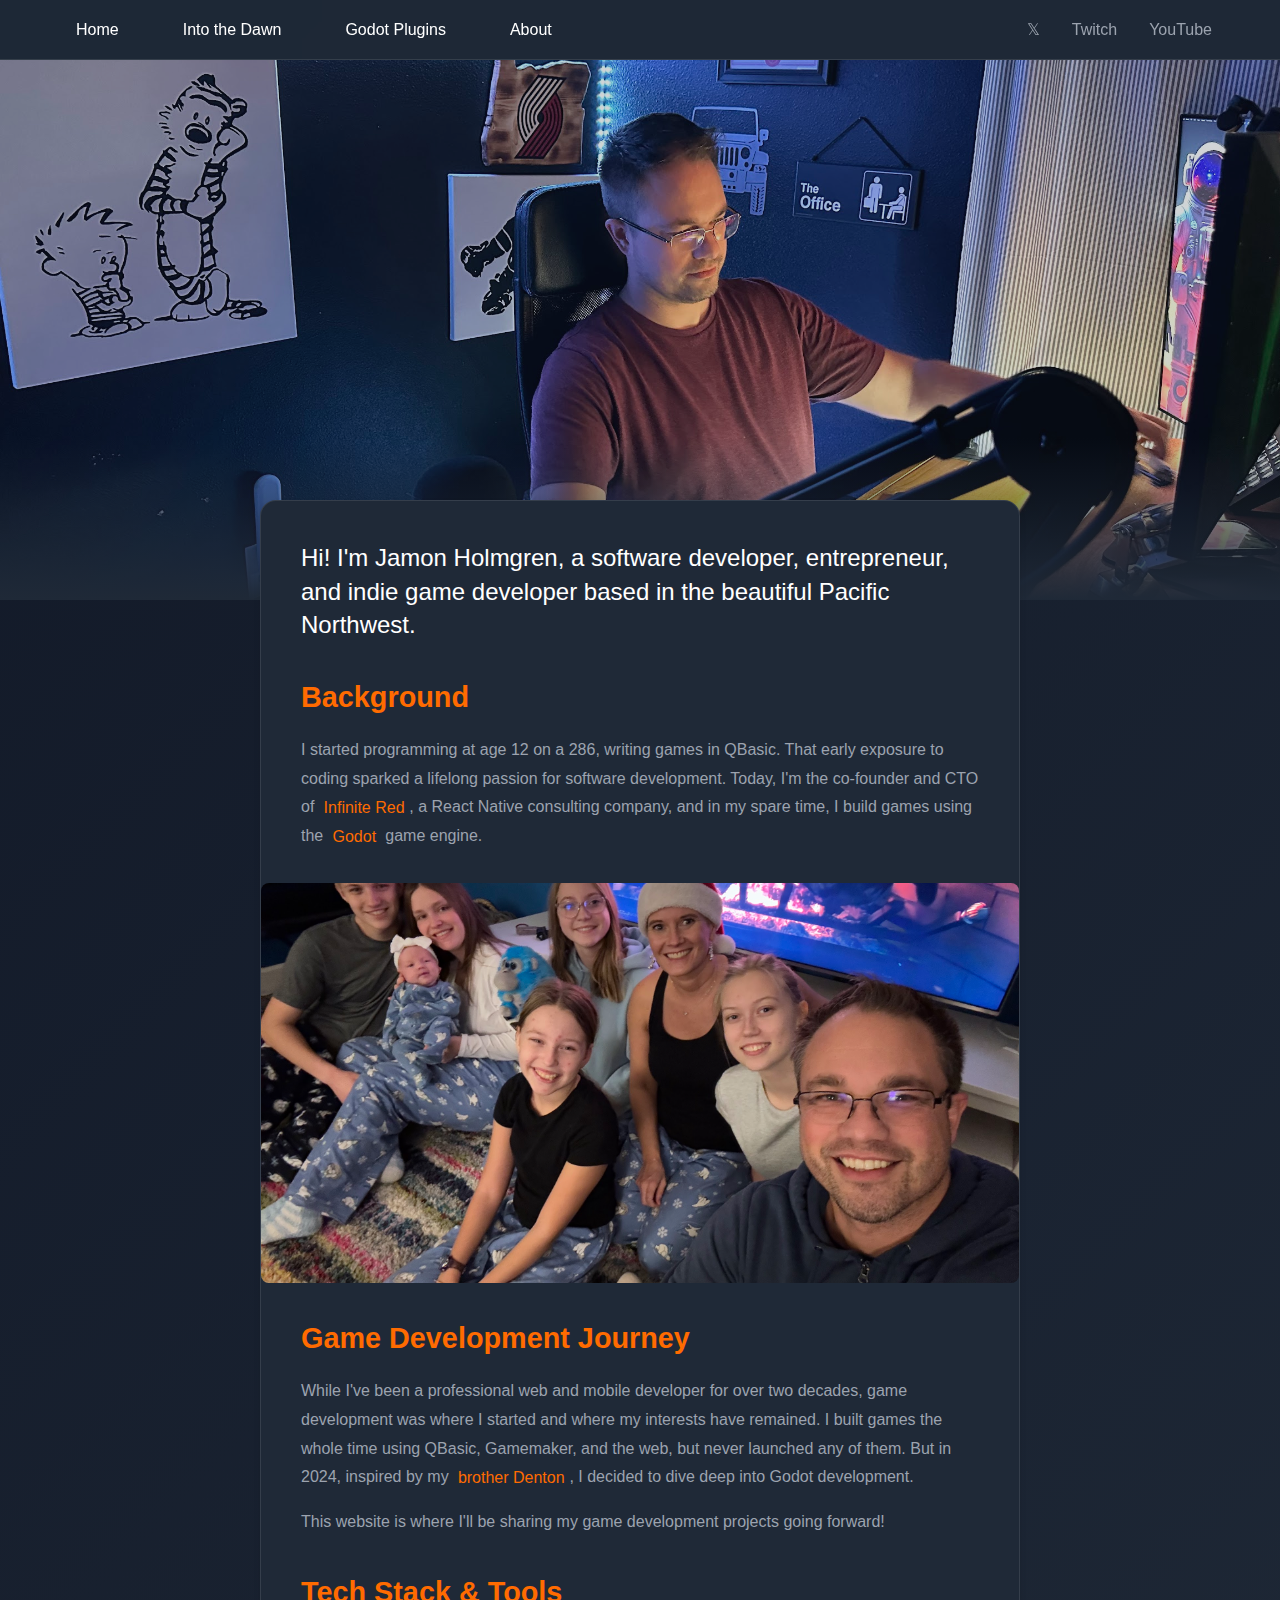
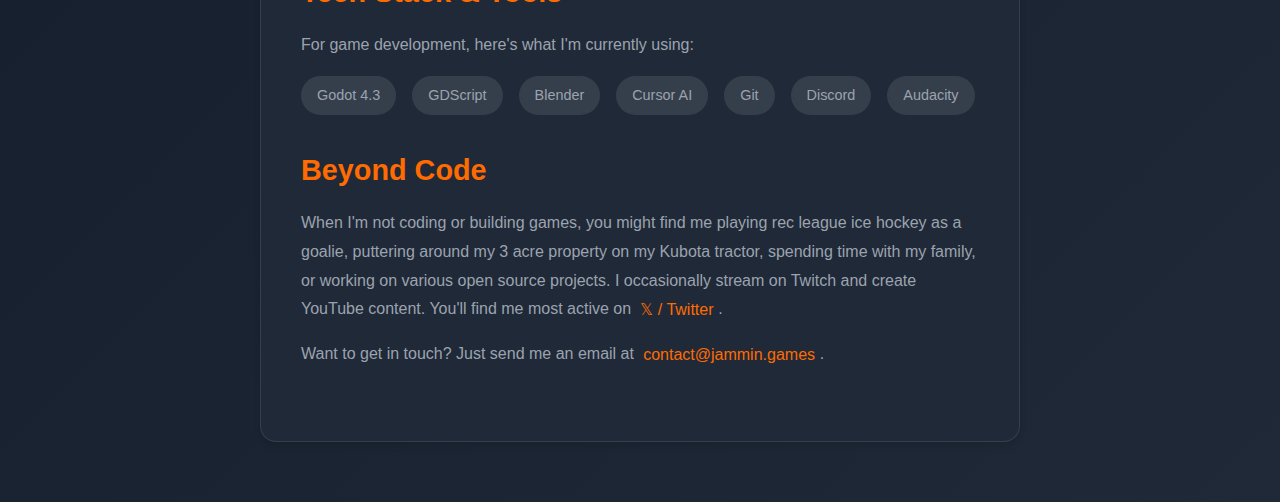
<file: about/index.html>
<!DOCTYPE html>
<html lang="en">
  <head>
    <meta charset="UTF-8" />
    <meta name="viewport" content="width=device-width, initial-scale=1.0" />
    <title>About Jamon Holmgren - Jammin Games</title>
    <link rel="stylesheet" href="../css/styles.css?v=20241231" />
  </head>
  <body>
    <nav>
      <div class="container nav-content">
        <div class="nav-links">
          <a href="/">Home</a>
          <a href="/into-the-dawn/">Into the Dawn</a>
          <a href="/godot-plugins/">Godot Plugins</a>
          <a href="/about/">About</a>
        </div>
        <div class="social-links">
          <a href="https://x.com/jamonholmgren" target="_blank">𝕏</a>
          <a href="https://twitch.tv/jamonholmgren" target="_blank">Twitch</a>
          <a href="https://www.youtube.com/@JamminGameDev" target="_blank"
            >YouTube</a
          >
        </div>
      </div>
    </nav>

    <div class="about-header">
      <img src="../assets/images/jamon.jpg" alt="Jamon Holmgren" />
    </div>

    <div class="about-content">
      <div class="about-card">
        <p class="about-intro">
          Hi! I'm Jamon Holmgren, a software developer, entrepreneur, and indie
          game developer based in the beautiful Pacific Northwest.
        </p>

        <div class="about-section">
          <h2>Background</h2>
          <p>
            I started programming at age 12 on a 286, writing games in QBasic.
            That early exposure to coding sparked a lifelong passion for
            software development. Today, I'm the co-founder and CTO of
            <a href="https://infinite.red" target="_blank">Infinite Red</a>, a
            React Native consulting company, and in my spare time, I build games
            using the
            <a href="https://godotengine.org" target="_blank">Godot</a> game
            engine.
          </p>
        </div>

        <div class="workspace-photo">
          <img
            src="../assets/images/jamon-family.jpg"
            alt="My family, including my new granddaughter"
          />
        </div>

        <div class="about-section">
          <h2>Game Development Journey</h2>
          <p>
            While I've been a professional web and mobile developer for over two
            decades, game development was where I started and where my interests
            have remained. I built games the whole time using QBasic, Gamemaker,
            and the web, but never launched any of them. But in 2024, inspired
            by my
            <a href="https://twitch.tv/deadslap" target="_blank"
              >brother Denton</a
            >, I decided to dive deep into Godot development.
          </p>
          <p>
            This website is where I'll be sharing my game development projects
            going forward!
          </p>
        </div>

        <div class="about-section">
          <h2>Tech Stack & Tools</h2>
          <p>For game development, here's what I'm currently using:</p>
          <div class="tech-stack">
            <span class="tech-item">Godot 4.3</span>
            <span class="tech-item">GDScript</span>
            <span class="tech-item">Blender</span>
            <span class="tech-item">Cursor AI</span>
            <span class="tech-item">Git</span>
            <span class="tech-item">Discord</span>
            <span class="tech-item">Audacity</span>
          </div>
        </div>

        <div class="about-section">
          <h2>Beyond Code</h2>
          <p>
            When I'm not coding or building games, you might find me playing rec
            league ice hockey as a goalie, puttering around my 3 acre property
            on my Kubota tractor, spending time with my family, or working on
            various open source projects. I occasionally stream on Twitch and
            create YouTube content. You'll find me most active on
            <a href="https://x.com/jamonholmgren" target="_blank">𝕏 / Twitter</a
            >.
          </p>
          <p>
            Want to get in touch? Just send me an email at
            <a href="mailto:contact@jammin.games">contact@jammin.games</a>.
          </p>
        </div>
      </div>
    </div>
  </body>
</html>
</file>
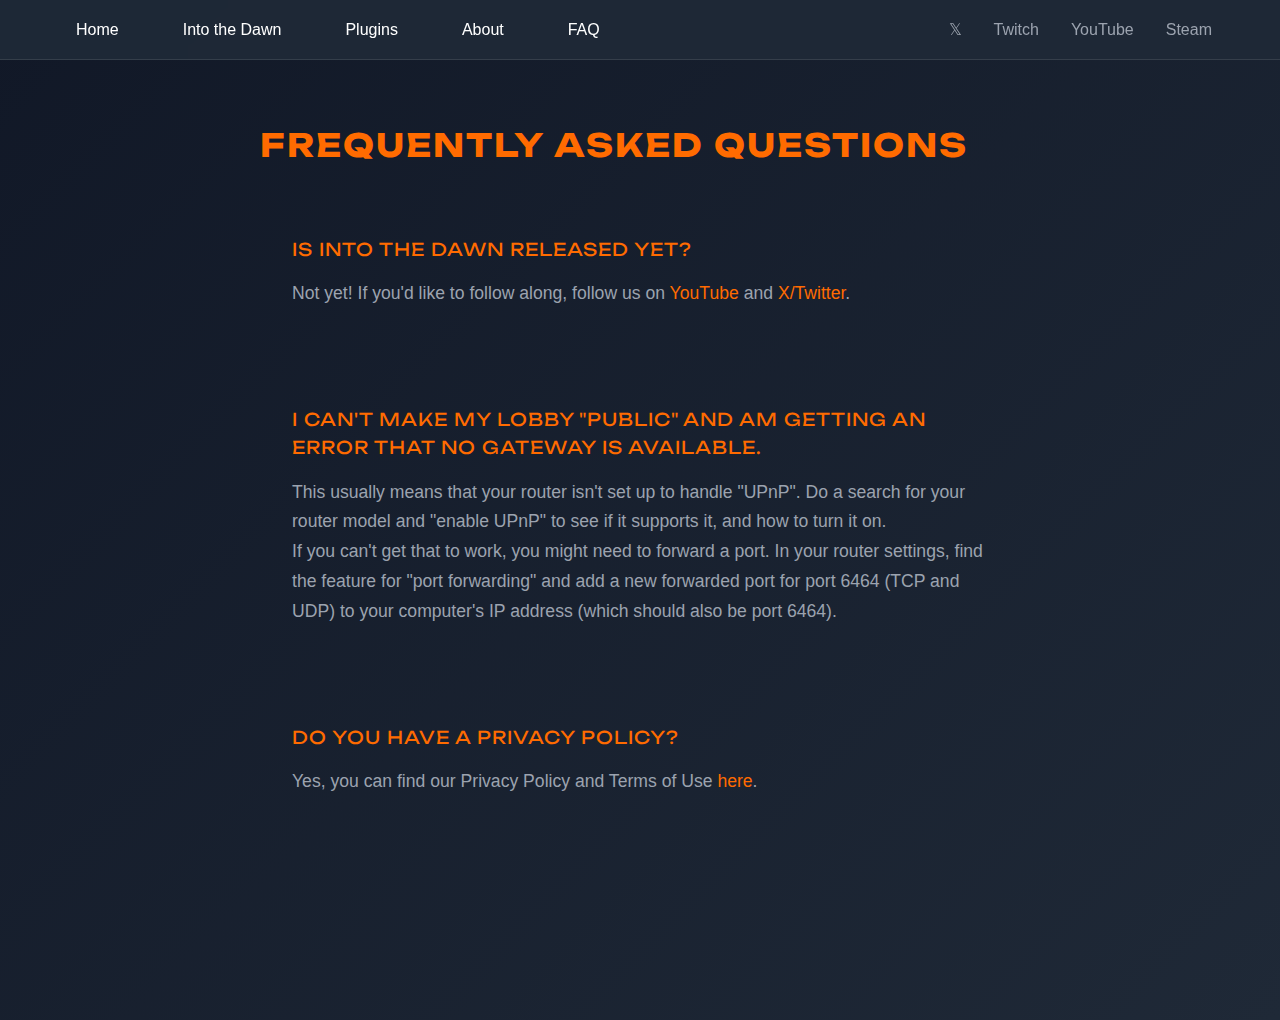
<file: faq/index.html>
<!DOCTYPE html>
<html lang="en">
  <head>
    <meta charset="UTF-8" />
    <meta name="viewport" content="width=device-width, initial-scale=1.0" />
    <title>FAQ - Jammin Games</title>
    <link rel="canonical" href="https://jammin.games/faq" />
    <meta
      name="description"
      content="Frequently Asked Questions about Jammin Games and Into the Dawn"
    />
    <link rel="stylesheet" href="../css/styles.css?v=20250129" />
    <style>
      .faq-section {
        margin: 120px auto 40px;
        max-width: 800px;
        padding: 0 20px;
      }

      .faq-section h1 {
        font-family: var(--title-font);
        color: var(--primary-color);
        text-transform: uppercase;
        letter-spacing: 2px;
        margin-bottom: 2rem;
      }

      .faq-item {
        background: var(--surface-light);
        border-radius: 4px;
        padding: 2rem;
        margin-bottom: 2rem;
        border: 1px solid var(--border-color);
      }

      .faq-question {
        font-family: var(--title-font);
        color: var(--primary-color);
        font-size: 1.1rem;
        margin-bottom: 1rem;
        text-transform: uppercase;
        letter-spacing: 1px;
      }

      .faq-answer {
        color: var(--text-secondary);
        line-height: 1.7;
        font-size: 1.1rem;
      }

      .faq-answer a {
        color: var(--primary-color);
        text-decoration: none;
        transition: color 0.2s ease;
      }

      .faq-answer a:hover {
        color: var(--primary-light);
        text-decoration: underline;
      }
    </style>
  </head>
  <body>
    <nav>
      <div class="container nav-content">
        <div class="nav-links">
          <a href="/">Home</a>
          <a href="/into-the-dawn">Into the Dawn</a>
          <a href="/godot-plugins">Plugins</a>
          <a href="/about">About</a>
          <a href="/faq">FAQ</a>
        </div>
        <div class="social-links">
          <!-- <a href="https://discord.gg/your-discord" target="_blank">Discord</a> -->
          <a href="https://x.com/jammingames" target="_blank">𝕏</a>
          <a href="https://twitch.tv/jamonholmgren" target="_blank">Twitch</a>
          <a href="https://www.youtube.com/@JamminGameDev" target="_blank"
            >YouTube</a
          >
          <a
            href="https://store.steampowered.com/app/4055780/Into_the_Dawn/"
            target="_blank"
            >Steam</a
          >
        </div>
      </div>
    </nav>

    <div class="faq-section">
      <h1>Frequently Asked Questions</h1>

      <div class="faq-item">
        <div class="faq-question">Is Into the Dawn released yet?</div>
        <div class="faq-answer">
          Not yet! If you'd like to follow along, follow us on
          <a href="https://www.youtube.com/@JamminGameDev" target="_blank"
            >YouTube</a
          >
          and <a href="https://x.com/jammingames" target="_blank">X/Twitter</a>.
        </div>
      </div>

      <div class="faq-item">
        <div class="faq-question">
          I can't make my lobby "Public" and am getting an error that no gateway
          is available.
        </div>
        <div class="faq-answer">
          <p>
            This usually means that your router isn't set up to handle "UPnP".
            Do a search for your router model and "enable UPnP" to see if it
            supports it, and how to turn it on.
          </p>
          <p>
            If you can't get that to work, you might need to forward a port. In
            your router settings, find the feature for "port forwarding" and add
            a new forwarded port for port 6464 (TCP and UDP) to your computer's
            IP address (which should also be port 6464).
          </p>
        </div>
      </div>
      <div class="faq-item">
        <div class="faq-question">Do you have a Privacy Policy?</div>
        <div class="faq-answer">
          Yes, you can find our Privacy Policy and Terms of Use
          <a href="/privacy">here</a>.
        </div>
      </div>
    </div>
  </body>
</html>
</file>
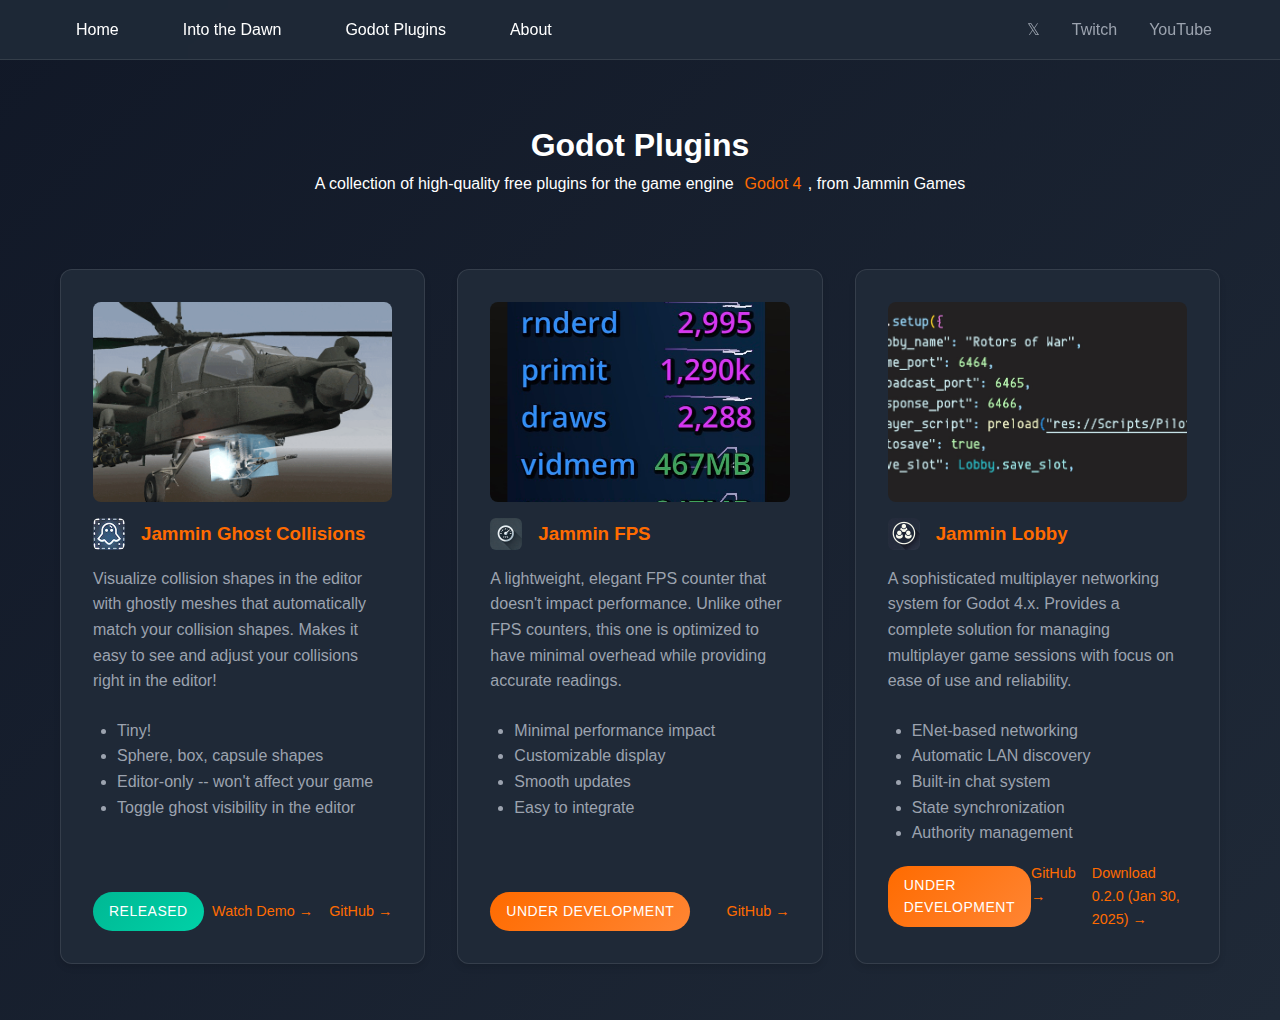
<file: godot-plugins/index.html>
<!DOCTYPE html>
<html lang="en">
  <head>
    <meta charset="UTF-8" />
    <meta name="viewport" content="width=device-width, initial-scale=1.0" />
    <title>Free Godot Plugins - Jammin Games</title>
    <link rel="stylesheet" href="../css/styles.css?v=20241231" />
  </head>
  <body>
    <nav>
      <div class="container nav-content">
        <div class="nav-links">
          <a href="/">Home</a>
          <a href="/into-the-dawn/">Into the Dawn</a>
          <a href="/godot-plugins/">Godot Plugins</a>
          <a href="/about/">About</a>
        </div>
        <div class="social-links">
          <!-- <a href="https://discord.gg/your-discord" target="_blank">Discord</a> -->
          <a href="https://x.com/jamonholmgren" target="_blank">𝕏</a>
          <a href="https://twitch.tv/jamonholmgren" target="_blank">Twitch</a>
          <a href="https://www.youtube.com/@JamminGameDev" target="_blank"
            >YouTube</a
          >
        </div>
      </div>
    </nav>

    <div class="container">
      <div class="plugins-header">
        <h1>Godot Plugins</h1>
        <p>
          A collection of high-quality free plugins for the game engine
          <a href="https://godotengine.org" target="_blank">Godot 4</a>, from
          Jammin Games
        </p>
      </div>

      <div class="plugin-grid">
        <div class="plugin-card">
          <img
            src="../assets/images/jammin-ghost.gif"
            alt="Ghost Collision Shapes Demo"
          />
          <h3>
            <img
              src="../assets/images/jammin-ghost-icon.jpg"
              alt="Ghost Collision Shapes Icon"
            />
            Jammin Ghost Collisions
          </h3>
          <div class="plugin-description">
            <p>
              Visualize collision shapes in the editor with ghostly meshes that
              automatically match your collision shapes. Makes it easy to see
              and adjust your collisions right in the editor!
            </p>
            <ul
              style="
                margin: 1rem 0;
                padding-left: 1.5rem;
                color: var(--text-secondary);
              "
            >
              <li>Tiny!</li>
              <li>Sphere, box, capsule shapes</li>
              <li>Editor-only -- won't affect your game</li>
              <li>Toggle ghost visibility in the editor</li>
            </ul>
          </div>
          <div class="plugin-footer">
            <a
              href="https://github.com/jamonholmgren/jammin_ghost_collision_shapes"
              target="_blank"
              class="status status-released"
              >Released</a
            >
            <div class="plugin-links">
              <a
                href="https://www.youtube.com/shorts/hm1-zX81HA0"
                target="_blank"
                >Watch Demo →</a
              >
              <a
                href="https://github.com/jamonholmgren/jammin_ghost_collision_shapes"
                target="_blank"
                >GitHub →</a
              >
            </div>
          </div>
        </div>

        <div class="plugin-card">
          <img src="../assets/images/jammin-fps.jpg" alt="Jammin FPS Counter" />
          <h3>
            <img
              src="../assets/images/jammin-fps-icon.jpg"
              alt="FPS Counter Icon"
            />
            Jammin FPS
          </h3>
          <div class="plugin-description">
            <p>
              A lightweight, elegant FPS counter that doesn't impact
              performance. Unlike other FPS counters, this one is optimized to
              have minimal overhead while providing accurate readings.
            </p>
            <ul
              style="
                margin: 1rem 0;
                padding-left: 1.5rem;
                color: var(--text-secondary);
              "
            >
              <li>Minimal performance impact</li>
              <li>Customizable display</li>
              <li>Smooth updates</li>
              <li>Easy to integrate</li>
            </ul>
          </div>
          <div class="plugin-footer">
            <span class="status status-development">Under Development</span>
            <div class="plugin-links">
              <a
                href="https://github.com/jamonholmgren/jammin_fps"
                target="_blank"
                >GitHub →</a
              >
            </div>
          </div>
        </div>

        <div class="plugin-card">
          <img
            src="../assets/images/jammin-lobby.jpg"
            alt="Jammin Lobby System"
          />
          <h3>
            <img
              src="../assets/images/jammin-lobby-icon.jpg"
              alt="Lobby System Icon"
            />
            Jammin Lobby
          </h3>
          <div class="plugin-description">
            <p>
              A sophisticated multiplayer networking system for Godot 4.x.
              Provides a complete solution for managing multiplayer game
              sessions with focus on ease of use and reliability.
            </p>
            <ul
              style="
                margin: 1rem 0;
                padding-left: 1.5rem;
                color: var(--text-secondary);
              "
            >
              <li>ENet-based networking</li>
              <li>Automatic LAN discovery</li>
              <li>Built-in chat system</li>
              <li>State synchronization</li>
              <li>Authority management</li>
            </ul>
          </div>
          <div class="plugin-footer">
            <span class="status status-development">Under Development</span>
            <div class="plugin-links">
              <a
                href="https://github.com/jamonholmgren/jammin_lobby"
                target="_blank"
                >GitHub →</a
              >
              <a href="/uploads/jammin_lobby-0.2.0.zip" target="_blank"
                >Download 0.2.0 (Jan 30, 2025) →</a
              >
            </div>
          </div>
        </div>
      </div>
    </div>
  </body>
</html>
</file>
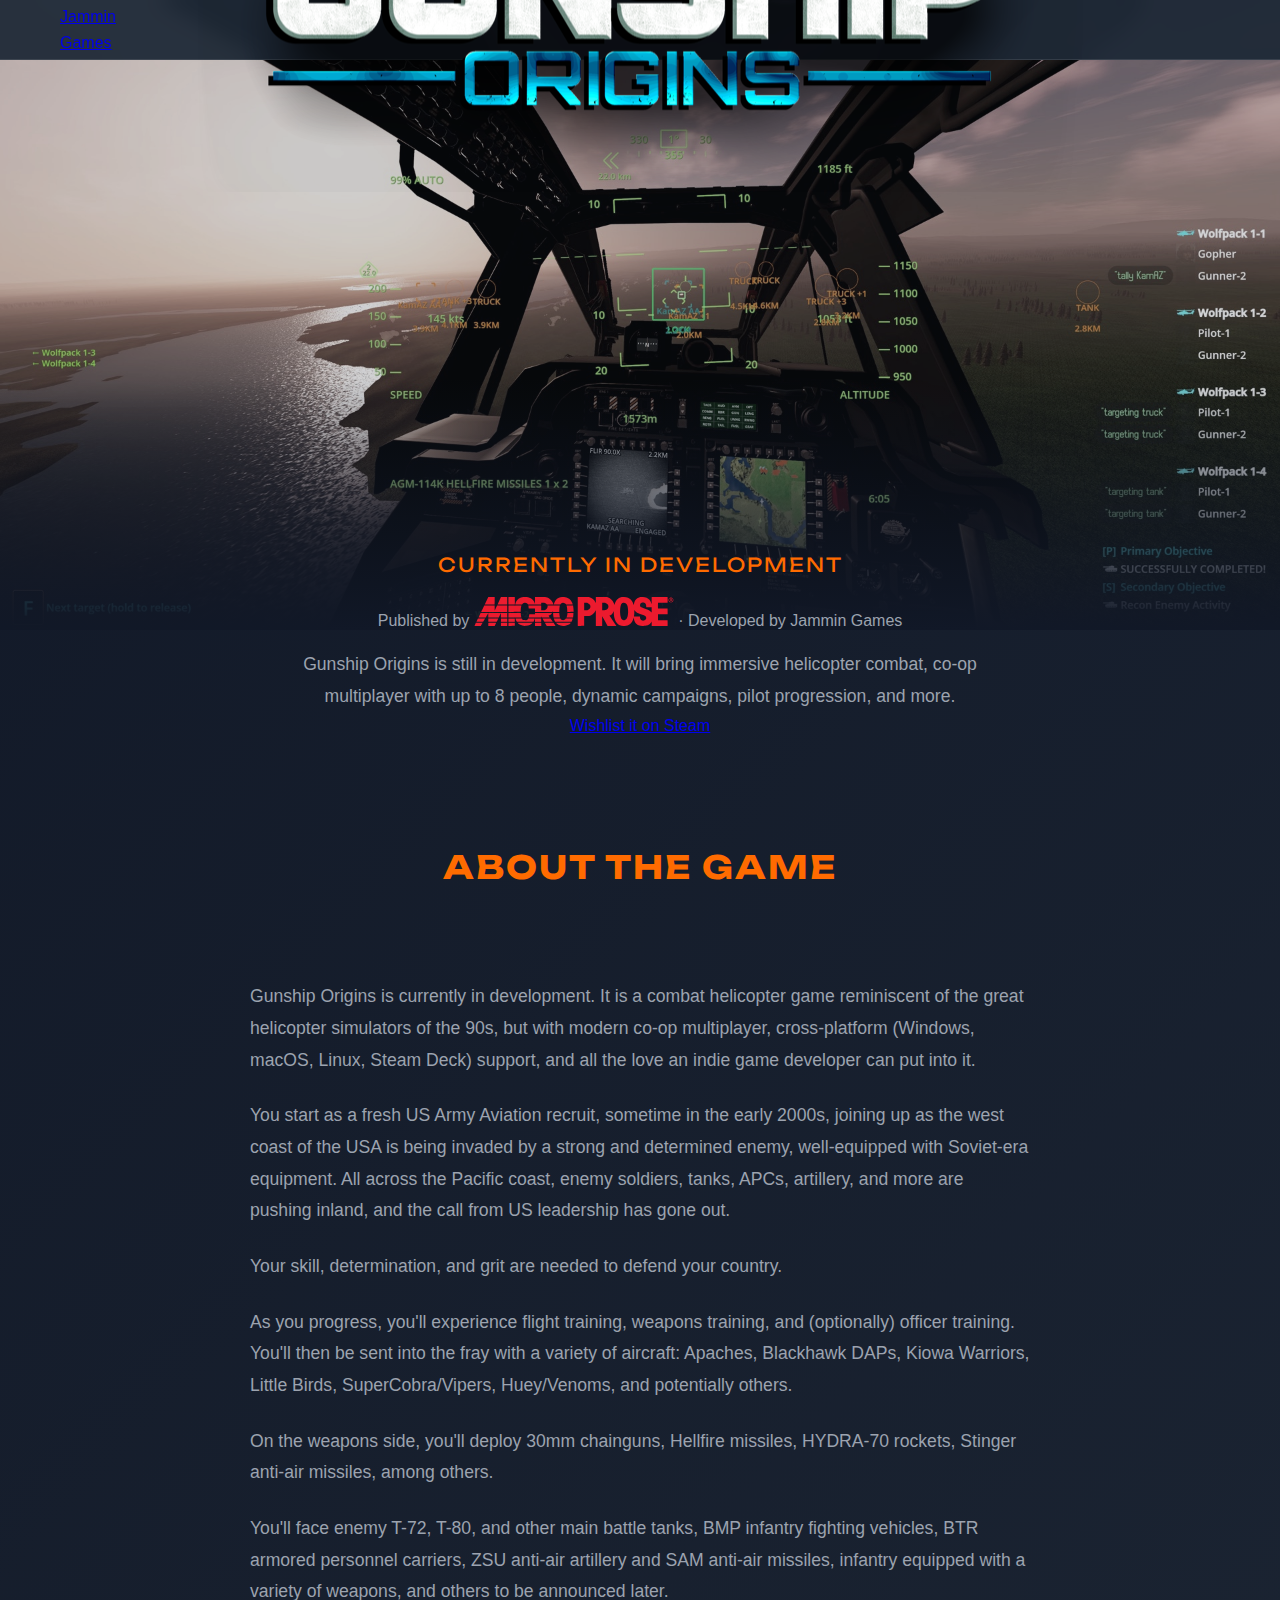
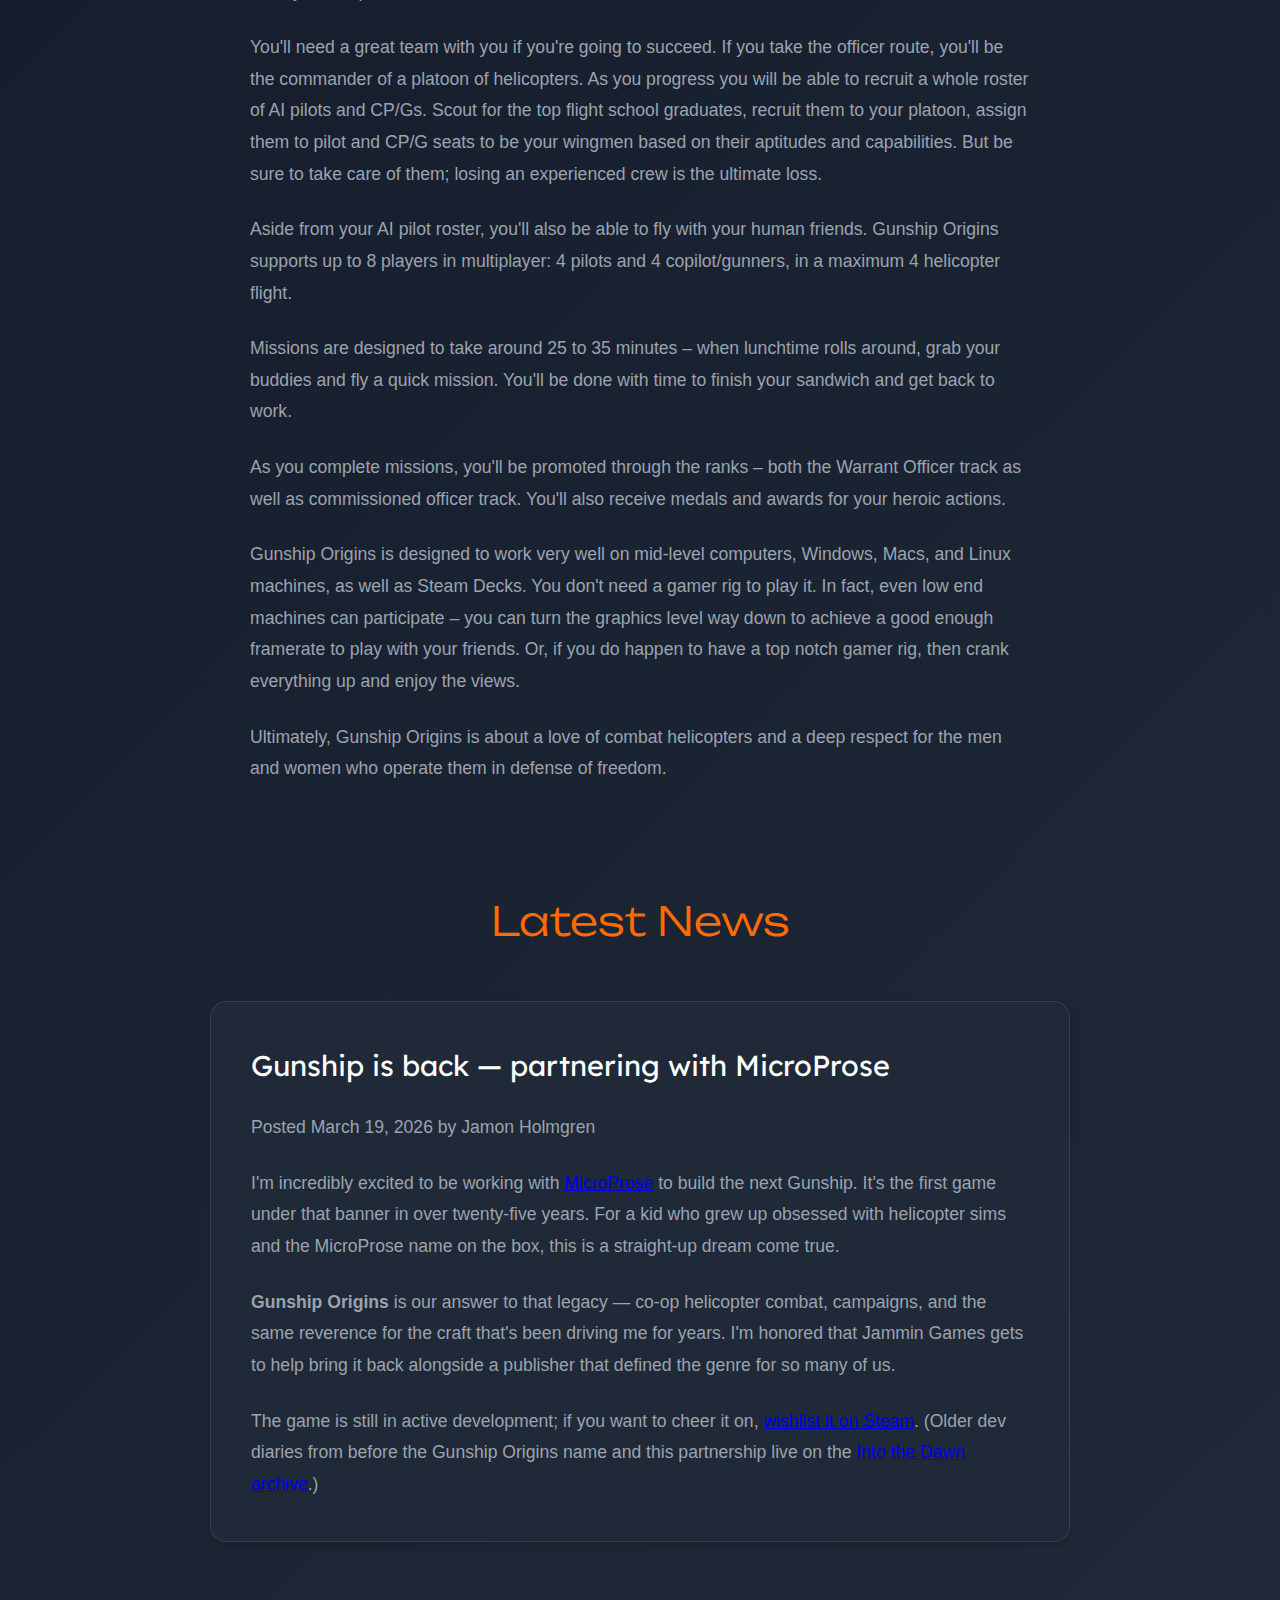
<file: gunship-origins/index.html>
<!doctype html>
<html lang="en">
  <head>
    <meta charset="UTF-8" />
    <meta name="viewport" content="width=device-width, initial-scale=1.0" />
    <title>Gunship Origins - Jammin Games - Combat Helicopter Game</title>
    <link rel="canonical" href="https://jammin.games/gunship-origins" />
    <meta
      name="description"
      content="Gunship Origins is in development — combat helicopter game from Jammin Games, published by MicroProse. Wishlist it on Steam. Co-op multiplayer, campaigns, classic helicopter action."
    />
    <link rel="stylesheet" href="../css/styles.css?v=20250322b" />
    <style>
      .game-header {
        height: 70vh;
        position: relative;
        background: var(--surface-color);
        overflow: hidden;
      }

      .game-header img {
        width: 100%;
        height: 100%;
        object-fit: cover;
        opacity: 0.8;
        filter: saturate(0.6);
      }

      .game-header::after {
        content: "";
        position: absolute;
        bottom: 0;
        left: 0;
        width: 100%;
        height: 40%;
        background: linear-gradient(
          0deg,
          var(--background-color) 0%,
          transparent 100%
        );
      }

      .game-header-content {
        margin: -120px auto 60px;
        position: relative;
        z-index: 2;
        max-width: 800px;
        padding: 0 20px;
      }

      .game-header-card {
        background: var(--surface-light);
        border-radius: 4px;
        padding: 2.5rem;
        border: 1px solid var(--border-color);
        text-align: center;
      }

      .game-tagline {
        color: var(--text-secondary);
        line-height: 1.8;
        font-size: 1.1rem;
        margin: 0;
      }

      .development-status {
        font-family: var(--title-font);
        font-size: 1.2rem;
        color: var(--primary-color);
        text-transform: uppercase;
        letter-spacing: 2px;
        margin-bottom: 1rem;
      }

      .game-publisher {
        margin: 0 0 1rem;
        font-size: 1rem;
        color: var(--text-secondary);
      }

      .game-publisher a {
        color: var(--primary-color);
        text-decoration: none;
      }

      .game-publisher a:hover {
        color: var(--primary-light);
        text-decoration: underline;
      }

      @media (max-width: 768px) {
        .game-header {
          height: 50vh;
        }

        .game-header-content {
          margin-top: -80px;
        }

        .game-header-card {
          padding: 1.5rem;
        }

        .development-status {
          font-size: 1rem;
        }

        .game-tagline {
          font-size: 1rem;
        }
      }
      .about-game-section {
        margin: 4rem auto;
        max-width: 900px;
      }
      .about-game-section h2 {
        text-align: center;
        margin-bottom: 3rem;
        font-family: var(--title-font);
        color: var(--primary-color);
        font-size: 2rem;
        text-transform: uppercase;
        letter-spacing: 2px;
      }
      .about-game-content {
        background: var(--surface-light);
        border-radius: 4px;
        padding: 2.5rem;
        border: 1px solid var(--border-color);
      }
      .about-game-content p {
        color: var(--text-secondary);
        line-height: 1.8;
        margin-bottom: 1.5rem;
        font-size: 1.1rem;
      }
      .about-game-content p:last-child {
        margin-bottom: 0;
      }
      @media (max-width: 768px) {
        .about-game-section {
          margin: 3rem auto;
        }
        .about-game-section h2 {
          font-size: 1.5rem;
          margin-bottom: 2rem;
        }
        .about-game-content {
          padding: 1.5rem;
        }
        .about-game-content p {
          font-size: 1rem;
        }
      }
    </style>
  </head>
  <body>
    <nav class="nav-site">
      <div class="container nav-content nav-content--home">
        <a class="nav-brand" href="/"
          ><span class="nav-brand-text">Jammin Games</span></a
        >
        <div class="nav-links nav-links--home">
          <a
            class="nav-game-logo-link"
            href="/gunship-origins"
            aria-label="Gunship Origins"
            aria-current="page"
            ><img
              class="nav-game-logo"
              src="../assets/images/logo-gunship-origins.png"
              width="1000"
              height="333"
              alt=""
              decoding="async"
          /></a>
          <a href="/godot-plugins">Plugins</a>
          <a href="/about">About</a>
          <a href="/faq">FAQ</a>
        </div>
        <div class="nav-right">
          <div class="social-icons" aria-label="Social links">
            <a
              href="https://x.com/jammingames"
              target="_blank"
              rel="noopener noreferrer"
              class="social-icon"
              aria-label="X"
              ><svg
                width="18"
                height="18"
                viewBox="0 0 24 24"
                fill="currentColor"
                aria-hidden="true"
              >
                <path
                  d="M18.244 2.25h3.308l-7.227 8.26 8.502 11.24H16.17l-5.214-6.817L4.99 21.75H1.68l7.73-8.835L1.254 2.25H8.08l4.713 6.231zm-1.161 17.52h1.833L7.084 4.126H5.117z"
                /></svg
            ></a>
            <a
              href="https://twitch.tv/jamonholmgren"
              target="_blank"
              rel="noopener noreferrer"
              class="social-icon"
              aria-label="Twitch"
              ><svg
                width="18"
                height="18"
                viewBox="0 0 24 24"
                fill="currentColor"
                aria-hidden="true"
              >
                <path
                  d="M11.571 4.714h1.715v5.143H11.57zm4.715 0H18v5.143h-1.714zM6 0L1.714 4.286v15.428h5.143V24l4.286-4.286h3.428L22.286 12V0H6zm14.571 11.143l-3.428 3.428h-3.429l-3 3v-3H6.857V1.714h13.714V11.143z"
                /></svg
            ></a>
            <a
              href="https://www.youtube.com/@JamminGameDev"
              target="_blank"
              rel="noopener noreferrer"
              class="social-icon"
              aria-label="YouTube"
              ><svg
                width="18"
                height="18"
                viewBox="0 0 24 24"
                fill="currentColor"
                aria-hidden="true"
              >
                <path
                  d="M23.498 6.186a2.93 2.93 0 0 0-2.063-2.075C19.55 3.5 12 3.5 12 3.5s-7.55 0-9.435.611A2.93 2.93 0 0 0 .502 6.186C0 8.07 0 12 0 12s0 3.93.502 5.814a2.93 2.93 0 0 0 2.063 2.075C4.45 20.5 12 20.5 12 20.5s7.55 0 9.435-.611a2.93 2.93 0 0 0 2.063-2.075C24 15.93 24 12 24 12s0-3.93-.502-5.814zM9.545 15.568V8.432L15.818 12l-6.273 3.568z"
                /></svg
            ></a>
            <a
              href="https://store.steampowered.com/app/4055780/"
              target="_blank"
              rel="noopener noreferrer"
              class="social-icon"
              aria-label="Steam"
              ><svg
                width="18"
                height="18"
                viewBox="0 0 24 24"
                fill="currentColor"
                aria-hidden="true"
              >
                <path
                  d="M11.979 0C5.678 0 .511 4.868.051 11.065l6.432 2.672a3.387 3.387 0 0 1 1.825-3.615l4.602-3.33c.14-.101.287-.19.439-.264L11.979 0z m0 11.862a3.138 3.138 0 1 0 0 6.276 3.138 3.138 0 0 0 0-6.276zm5.776 4.08l-2.223.92a3.397 3.397 0 0 1-1.673 2.05c.334.48.89.794 1.524.794a1.64 1.64 0 0 0 1.64-1.64c0-.555-.276-1.042-.684-1.124h-.002zm-6.48-4.08a2.4 2.4 0 1 1 0 4.8 2.4 2.4 0 0 1 0-4.8zM23.95 11.09a11.96 11.96 0 0 0-7.886-7.888l-.003 4.593a3.09 3.09 0 0 1 1.704 2.758v.008a3.096 3.096 0 0 1-3.09 3.09h-.01a3.093 3.093 0 0 1-2.784-1.768l-3.316 2.4a11.977 11.977 0 0 0 15.385-3.193z"
                /></svg
            ></a>
          </div>
          <a class="nav-contact-btn" href="/about">Contact</a>
        </div>
      </div>
    </nav>

    <div class="game-header">
      <img
        src="../assets/images/gunship-origins-0.4.6-01.jpg"
        alt="Gunship Origins"
      />
    </div>

    <div class="game-header-content">
      <div class="game-header-card">
        <p class="development-status">Currently in development</p>
        <p class="game-publisher">
          Published by
          <a
            href="https://www.microprose.com/"
            target="_blank"
            rel="noopener noreferrer"
            class="game-publisher-microprose"
            ><img
              src="../assets/images/microprose-logo.svg"
              alt="MicroProse"
              width="200"
              height="29"
              class="microprose-logo"
              decoding="async"
          /></a>
          · Developed by Jammin Games
        </p>
        <p class="game-tagline">
          Gunship Origins is still in development. It will bring immersive
          helicopter combat, co-op multiplayer with up to 8 people, dynamic
          campaigns, pilot progression, and more.
        </p>
        <p class="game-header-actions">
          <a
            href="https://store.steampowered.com/app/4055780/"
            target="_blank"
            rel="noopener noreferrer"
            class="inline-cta inline-cta--ghost"
            >Wishlist it on Steam</a
          >
        </p>
      </div>
    </div>

    <div class="container about-game-section" id="about-the-game">
      <h2>About the Game</h2>
      <div class="about-game-content">
        <p>
          Gunship Origins is currently in development. It is a combat helicopter
          game reminiscent of the great helicopter simulators of the 90s, but
          with modern co-op multiplayer, cross-platform (Windows, macOS, Linux,
          Steam Deck) support, and all the love an indie game developer can put
          into it.
        </p>
        <p>
          You start as a fresh US Army Aviation recruit, sometime in the early
          2000s, joining up as the west coast of the USA is being invaded by a
          strong and determined enemy, well-equipped with Soviet-era equipment.
          All across the Pacific coast, enemy soldiers, tanks, APCs, artillery,
          and more are pushing inland, and the call from US leadership has gone
          out.
        </p>
        <p>
          Your skill, determination, and grit are needed to defend your country.
        </p>
        <p>
          As you progress, you'll experience flight training, weapons training,
          and (optionally) officer training. You'll then be sent into the fray
          with a variety of aircraft: Apaches, Blackhawk DAPs, Kiowa Warriors,
          Little Birds, SuperCobra/Vipers, Huey/Venoms, and potentially others.
        </p>
        <p>
          On the weapons side, you'll deploy 30mm chainguns, Hellfire missiles,
          HYDRA-70 rockets, Stinger anti-air missiles, among others.
        </p>
        <p>
          You'll face enemy T-72, T-80, and other main battle tanks, BMP
          infantry fighting vehicles, BTR armored personnel carriers, ZSU
          anti-air artillery and SAM anti-air missiles, infantry equipped with a
          variety of weapons, and others to be announced later.
        </p>
        <p>
          You'll need a great team with you if you're going to succeed. If you
          take the officer route, you'll be the commander of a platoon of
          helicopters. As you progress you will be able to recruit a whole
          roster of AI pilots and CP/Gs. Scout for the top flight school
          graduates, recruit them to your platoon, assign them to pilot and CP/G
          seats to be your wingmen based on their aptitudes and capabilities.
          But be sure to take care of them; losing an experienced crew is the
          ultimate loss.
        </p>
        <p>
          Aside from your AI pilot roster, you'll also be able to fly with your
          human friends. Gunship Origins supports up to 8 players in
          multiplayer: 4 pilots and 4 copilot/gunners, in a maximum 4 helicopter
          flight.
        </p>
        <p>
          Missions are designed to take around 25 to 35 minutes – when lunchtime
          rolls around, grab your buddies and fly a quick mission. You'll be
          done with time to finish your sandwich and get back to work.
        </p>
        <p>
          As you complete missions, you'll be promoted through the ranks – both
          the Warrant Officer track as well as commissioned officer track.
          You'll also receive medals and awards for your heroic actions.
        </p>
        <p>
          Gunship Origins is designed to work very well on mid-level computers,
          Windows, Macs, and Linux machines, as well as Steam Decks. You don't
          need a gamer rig to play it. In fact, even low end machines can
          participate – you can turn the graphics level way down to achieve a
          good enough framerate to play with your friends. Or, if you do happen
          to have a top notch gamer rig, then crank everything up and enjoy the
          views.
        </p>
        <p>
          Ultimately, Gunship Origins is about a love of combat helicopters and
          a deep respect for the men and women who operate them in defense of
          freedom.
        </p>
      </div>
    </div>

    <div class="container news-section">
      <h2>Latest News</h2>
      <div class="news-item" id="microprose-partnership">
        <h3>Gunship is back — partnering with MicroProse</h3>
        <p>Posted March 19, 2026 by Jamon Holmgren</p>
        <p>
          I'm incredibly excited to be working with
          <a
            href="https://www.microprose.com/"
            target="_blank"
            rel="noopener noreferrer"
            >MicroProse</a
          >
          to build the next Gunship. It's the first game under that banner in
          over twenty-five years. For a kid who grew up obsessed with helicopter
          sims and the MicroProse name on the box, this is a straight-up dream
          come true.
        </p>
        <p>
          <strong>Gunship Origins</strong> is our answer to that legacy — co-op
          helicopter combat, campaigns, and the same reverence for the craft
          that's been driving me for years. I'm honored that Jammin Games gets
          to help bring it back alongside a publisher that defined the genre for
          so many of us.
        </p>
        <p>
          The game is still in active development; if you want to cheer it on,
          <a
            href="https://store.steampowered.com/app/4055780/"
            target="_blank"
            rel="noopener noreferrer"
            >wishlist it on Steam</a
          >. (Older dev diaries from before the Gunship Origins name and this
          partnership live on the
          <a href="/into-the-dawn/">Into the Dawn archive</a>.)
        </p>
      </div>
    </div>
  </body>
</html>
</file>
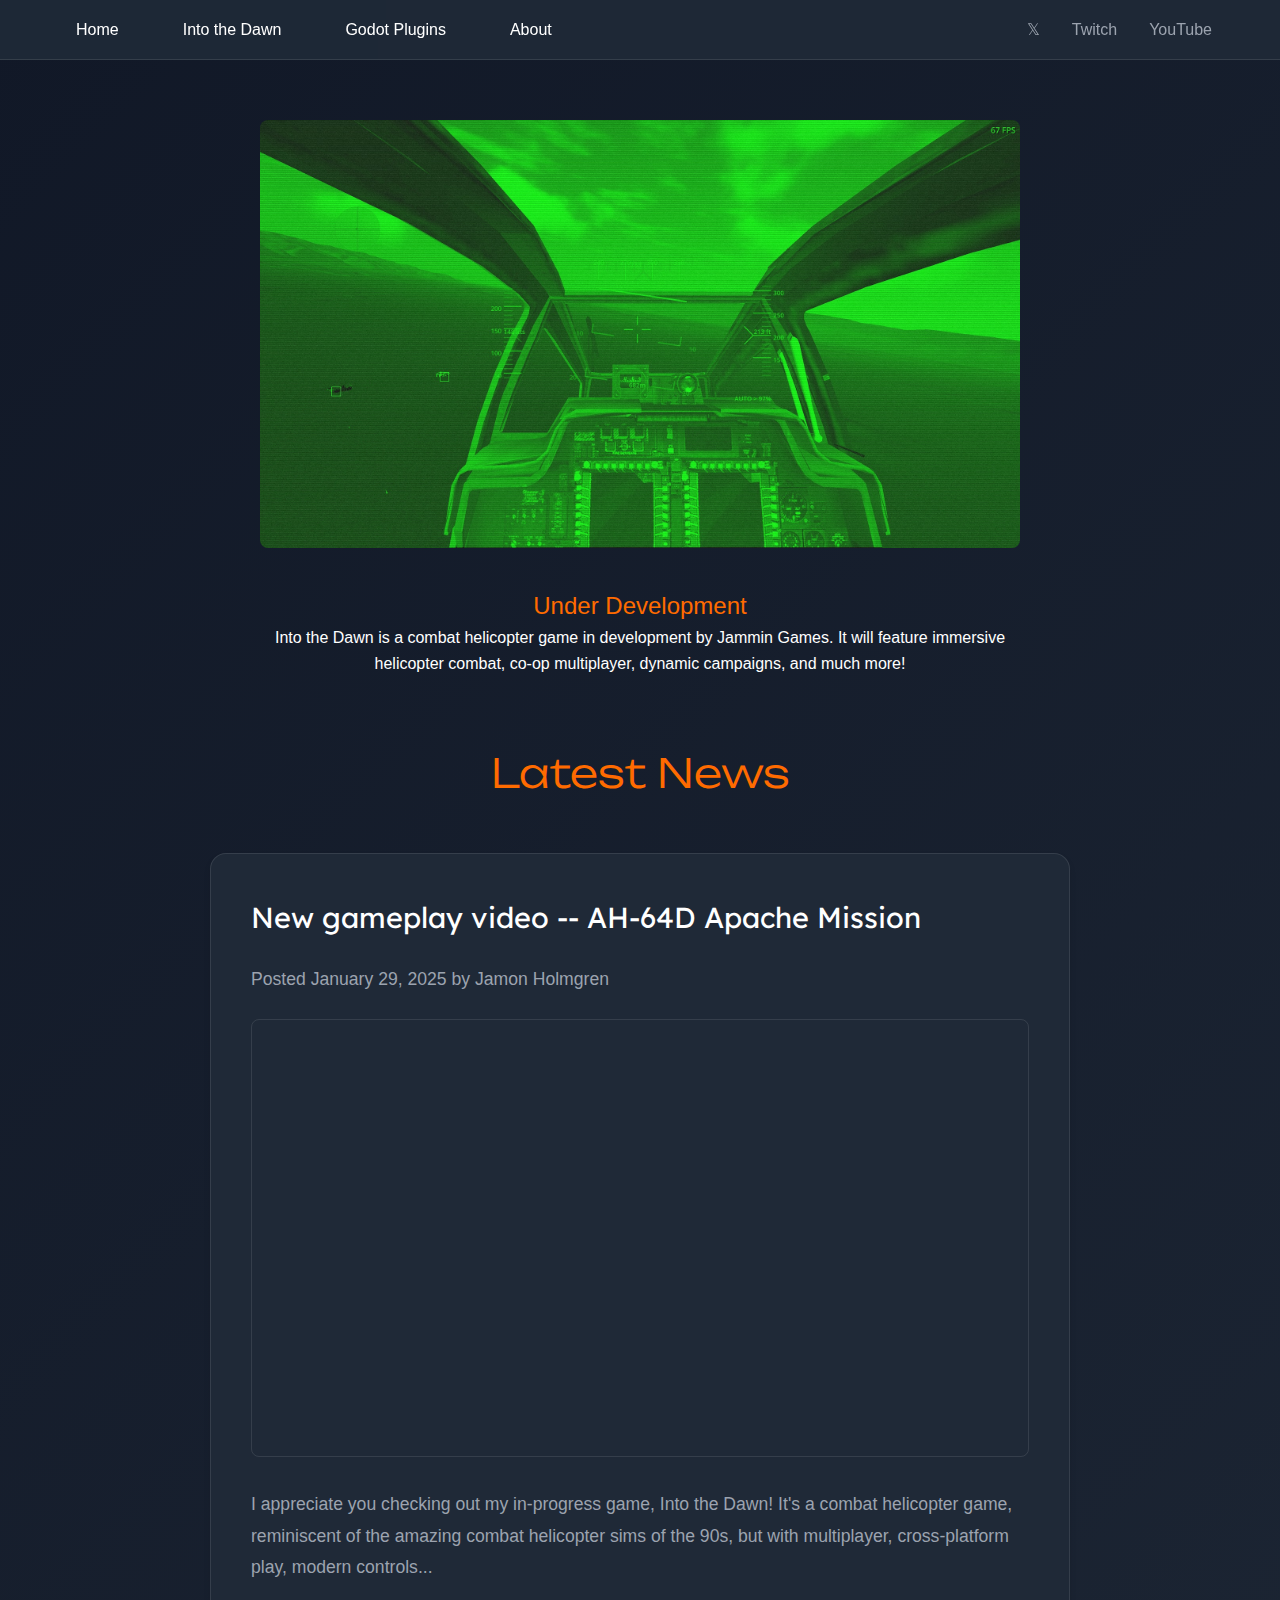
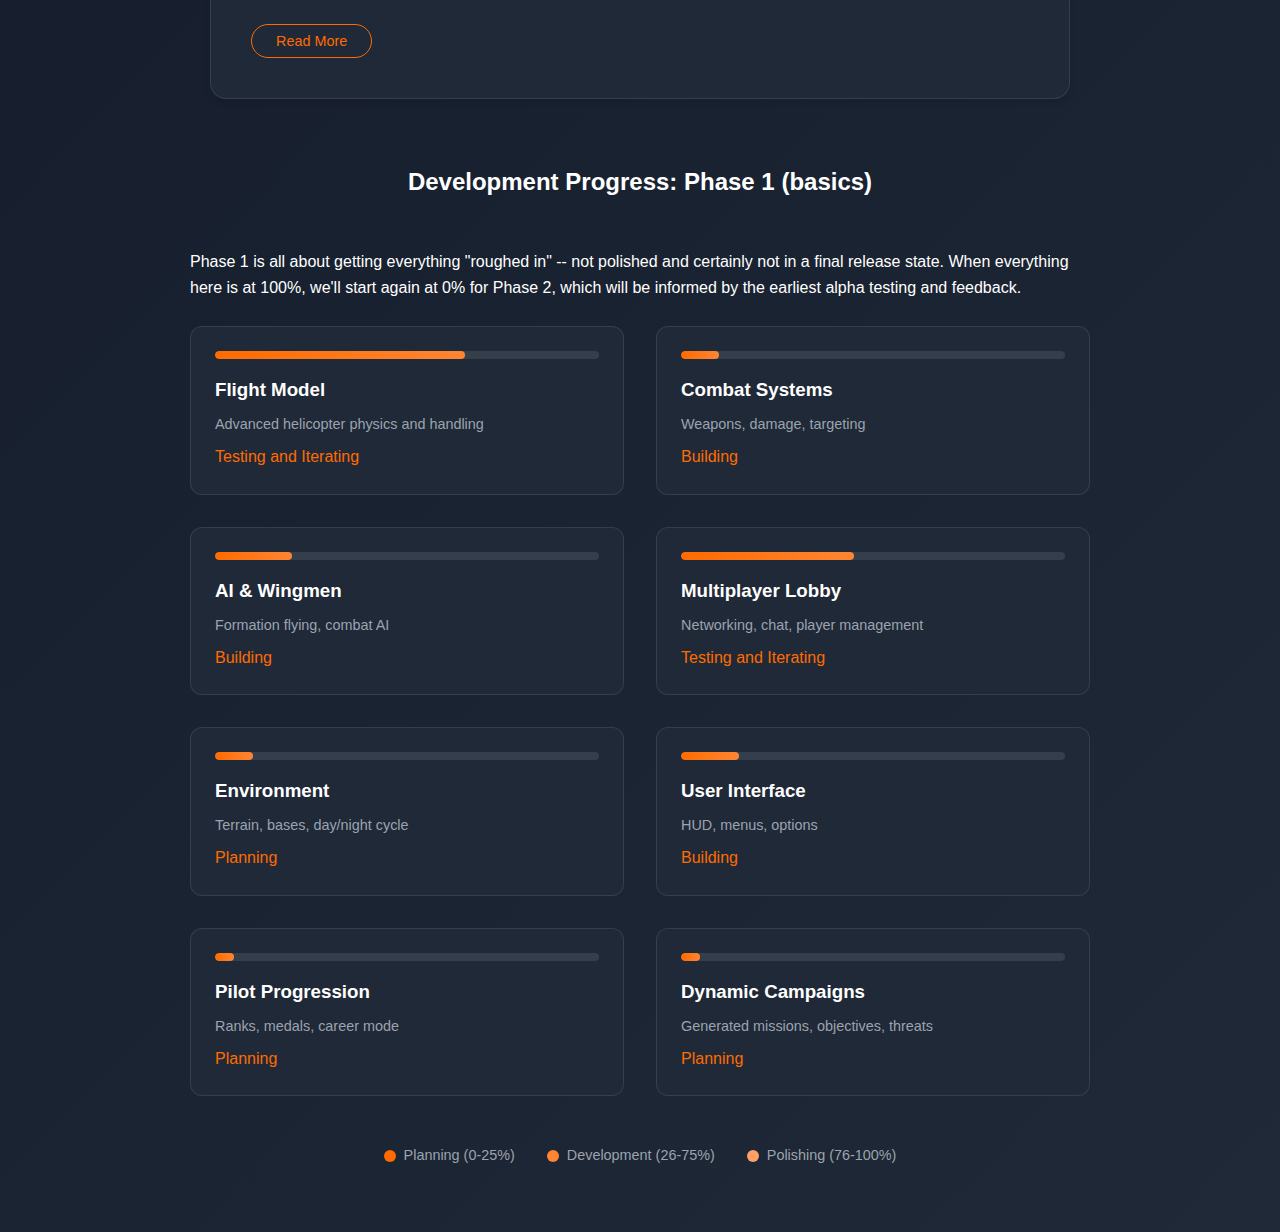
<file: into-the-dawn/index.html>
<!DOCTYPE html>
<html lang="en">
  <head>
    <meta charset="UTF-8" />
    <meta name="viewport" content="width=device-width, initial-scale=1.0" />
    <title>Into the Dawn - Jammin Games - Combat Helicopter Game</title>
    <meta
      name="description"
      content="Into the Dawn is a combat helicopter game in development by Jammin Games. It will feature immersive helicopter combat, co-op multiplayer, dynamic campaigns, and much more!"
    />
    <link rel="stylesheet" href="../css/styles.css?v=20250129" />
    <style>
      .game-preview {
        max-width: 800px;
        margin: 120px auto 40px;
        text-align: center;
      }
      .game-preview img {
        width: 100%;
        height: auto;
        border-radius: 8px;
        margin-bottom: 2rem;
      }
      .development-status {
        font-size: 1.5rem;
        color: var(--primary-color);
      }
    </style>
  </head>
  <body>
    <nav>
      <div class="container nav-content">
        <div class="nav-links">
          <a href="/">Home</a>
          <a href="/into-the-dawn/">Into the Dawn</a>
          <a href="/godot-plugins/">Godot Plugins</a>
          <a href="/about/">About</a>
        </div>
        <div class="social-links">
          <!-- <a href="https://discord.gg/your-discord" target="_blank">Discord</a> -->
          <a href="https://x.com/jamonholmgren" target="_blank">𝕏</a>
          <a href="https://twitch.tv/jamonholmgren" target="_blank">Twitch</a>
          <a href="https://www.youtube.com/@JamminGameDev" target="_blank"
            >YouTube</a
          >
        </div>
      </div>
    </nav>

    <div class="container game-preview">
      <img src="../assets/images/alpha-0.2.0.jpg" alt="Into the Dawn Preview" />
      <p class="development-status">Under Development</p>
      <p>
        Into the Dawn is a combat helicopter game in development by Jammin
        Games. It will feature immersive helicopter combat, co-op multiplayer,
        dynamic campaigns, and much more!
      </p>
    </div>

    <div class="container news-section">
      <h2>Latest News</h2>
      <div class="news-item">
        <h3>New gameplay video -- AH-64D Apache Mission</h3>
        <p>Posted January 29, 2025 by Jamon Holmgren</p>
        <div class="video-container">
          <iframe
            width="560"
            height="315"
            src="https://www.youtube.com/embed/R0bY59kZ-Cs?si=bmtcjAtESayxM7ae"
            title="YouTube video player"
            frameborder="0"
            allow="accelerometer; autoplay; clipboard-write; encrypted-media; gyroscope; picture-in-picture; web-share"
            referrerpolicy="strict-origin-when-cross-origin"
            allowfullscreen
          ></iframe>
        </div>
        <div class="news-content" id="news-1">
          <p>
            I appreciate you checking out my in-progress game, Into the Dawn!
            It's a combat helicopter game, reminiscent of the amazing combat
            helicopter sims of the 90s, but with multiplayer, cross-platform
            play, modern controls...
          </p>
          <div class="expandable-content">
            <p>
              Missions won't be quite like this video in the actual game, but
              this gives you a taste of what the core gameplay is like. In this
              case, I scattered some tanks and AA vehicles around the map.
            </p>
            <p>
              They're all set to "Green" (inexperienced) and "Relaxed" (meaning
              they aren't being vigilant), so they see me very late, and fire
              inaccurately when they do see me.
            </p>
            <p>
              During the actual game, you'll have to plan out routes much more
              carefully, fly low (under 150 feet), and approach cautiously if
              you want to live. If you fly high, someone will take your head
              off.
            </p>
            <p>
              I also don't have any weapons in the game other than the 30mm
              chaingun (which I also repurposed for the AA test vehicle) and a
              .50cal (for the tanks). The damage model works but needs to be
              refined.
            </p>
            <p>
              There's much, much more needing to be done here. For example --
              trees! But for the first time, I felt like I could go fly and
              complete a mission myself. This was a lot of fun.
            </p>
            <p>
              (Note: multiplayer WORKS ... I flew this one myself, but you can
              totally have human copilot/gunners and wingmen!)
            </p>
          </div>
          <button
            class="read-more-btn"
            aria-expanded="false"
            aria-controls="news-1"
          >
            Read More
          </button>
        </div>
      </div>
    </div>

    <div class="container">
      <div class="timeline">
        <h2>Development Progress: Phase 1 (basics)</h2>
        <p>
          Phase 1 is all about getting everything "roughed in" -- not polished
          and certainly not in a final release state. When everything here is at
          100%, we'll start again at 0% for Phase 2, which will be informed by
          the earliest alpha testing and feedback.
        </p>
        <p>&nbsp;</p>
        <div class="timeline-grid">
          <div class="timeline-item">
            <div class="timeline-bar">
              <div class="timeline-progress" style="width: 65%"></div>
            </div>
            <div class="timeline-content">
              <h3>Flight Model</h3>
              <p>Advanced helicopter physics and handling</p>
              <span class="timeline-percent">Testing and Iterating</span>
            </div>
          </div>

          <div class="timeline-item">
            <div class="timeline-bar">
              <div class="timeline-progress" style="width: 10%"></div>
            </div>
            <div class="timeline-content">
              <h3>Combat Systems</h3>
              <p>Weapons, damage, targeting</p>
              <span class="timeline-percent">Building</span>
            </div>
          </div>

          <div class="timeline-item">
            <div class="timeline-bar">
              <div class="timeline-progress" style="width: 20%"></div>
            </div>
            <div class="timeline-content">
              <h3>AI & Wingmen</h3>
              <p>Formation flying, combat AI</p>
              <span class="timeline-percent">Building</span>
            </div>
          </div>

          <div class="timeline-item">
            <div class="timeline-bar">
              <div class="timeline-progress" style="width: 45%"></div>
            </div>
            <div class="timeline-content">
              <h3>Multiplayer Lobby</h3>
              <p>Networking, chat, player management</p>
              <span class="timeline-percent">Testing and Iterating</span>
            </div>
          </div>

          <div class="timeline-item">
            <div class="timeline-bar">
              <div class="timeline-progress" style="width: 10%"></div>
            </div>
            <div class="timeline-content">
              <h3>Environment</h3>
              <p>Terrain, bases, day/night cycle</p>
              <span class="timeline-percent">Planning</span>
            </div>
          </div>

          <div class="timeline-item">
            <div class="timeline-bar">
              <div class="timeline-progress" style="width: 15%"></div>
            </div>
            <div class="timeline-content">
              <h3>User Interface</h3>
              <p>HUD, menus, options</p>
              <span class="timeline-percent">Building</span>
            </div>
          </div>

          <div class="timeline-item">
            <div class="timeline-bar">
              <div class="timeline-progress" style="width: 5%"></div>
            </div>
            <div class="timeline-content">
              <h3>Pilot Progression</h3>
              <p>Ranks, medals, career mode</p>
              <span class="timeline-percent">Planning</span>
            </div>
          </div>

          <div class="timeline-item">
            <div class="timeline-bar">
              <div class="timeline-progress" style="width: 5%"></div>
            </div>
            <div class="timeline-content">
              <h3>Dynamic Campaigns</h3>
              <p>Generated missions, objectives, threats</p>
              <span class="timeline-percent">Planning</span>
            </div>
          </div>
        </div>

        <div class="timeline-legend">
          <div class="legend-item">
            <span class="legend-dot planning"></span>
            <span>Planning (0-25%)</span>
          </div>
          <div class="legend-item">
            <span class="legend-dot development"></span>
            <span>Development (26-75%)</span>
          </div>
          <div class="legend-item">
            <span class="legend-dot polishing"></span>
            <span>Polishing (76-100%)</span>
          </div>
        </div>
      </div>
    </div>

    <style>
      .timeline {
        margin: 4rem auto;
        max-width: 900px;
      }

      .timeline h2 {
        text-align: center;
        margin-bottom: 3rem;
        color: var(--text-color);
      }

      .timeline-grid {
        display: grid;
        grid-template-columns: repeat(auto-fit, minmax(350px, 1fr));
        gap: 2rem;
      }

      .timeline-item {
        background: var(--surface-color);
        padding: 1.5rem;
        border-radius: 12px;
        border: 1px solid rgba(255, 255, 255, 0.1);
      }

      .timeline-bar {
        height: 8px;
        background: rgba(255, 255, 255, 0.1);
        border-radius: 4px;
        margin-bottom: 1rem;
        overflow: hidden;
      }

      .timeline-progress {
        height: 100%;
        border-radius: 4px;
        transition: width 0.3s ease;
      }

      .timeline-item .timeline-progress {
        background: linear-gradient(90deg, var(--primary-color), #ff8533);
      }

      .timeline-content {
        display: flex;
        flex-direction: column;
        gap: 0.5rem;
      }

      .timeline-content h3 {
        color: var(--text-color);
        margin: 0;
      }

      .timeline-content p {
        color: var(--text-secondary);
        margin: 0;
        font-size: 0.9rem;
      }

      .timeline-percent {
        color: var(--primary-color);
        font-weight: 500;
      }

      .timeline-legend {
        display: flex;
        justify-content: center;
        gap: 2rem;
        margin-top: 3rem;
        flex-wrap: wrap;
      }

      .legend-item {
        display: flex;
        align-items: center;
        gap: 0.5rem;
        color: var(--text-secondary);
        font-size: 0.9rem;
      }

      .legend-dot {
        width: 12px;
        height: 12px;
        border-radius: 50%;
      }

      .legend-dot.planning {
        background: #ff6b00;
      }

      .legend-dot.development {
        background: #ff8533;
      }

      .legend-dot.polishing {
        background: #ffa066;
      }

      @media (max-width: 768px) {
        .timeline-grid {
          grid-template-columns: 1fr;
        }

        .timeline-legend {
          flex-direction: column;
          align-items: center;
          gap: 1rem;
        }
      }
    </style>

    <script>
      const newsContent = document.querySelector("#news-1");
      const expandableContent = newsContent.querySelector(
        ".expandable-content"
      );
      const readMoreBtn = newsContent.querySelector(".read-more-btn");

      // Initially hide the expandable content
      expandableContent.style.maxHeight = "0";
      expandableContent.style.opacity = "0";

      readMoreBtn.addEventListener("click", () => {
        const isExpanded = readMoreBtn.getAttribute("aria-expanded") === "true";

        // Toggle the expanded state
        readMoreBtn.setAttribute("aria-expanded", !isExpanded);
        readMoreBtn.textContent = isExpanded ? "Read More" : "Show Less";

        // Animate the content
        if (isExpanded) {
          expandableContent.style.maxHeight = "0";
          expandableContent.style.opacity = "0";
        } else {
          expandableContent.style.maxHeight = `${expandableContent.scrollHeight}px`;
          expandableContent.style.opacity = "1";
        }
      });
    </script>
  </body>
</html>
</file>
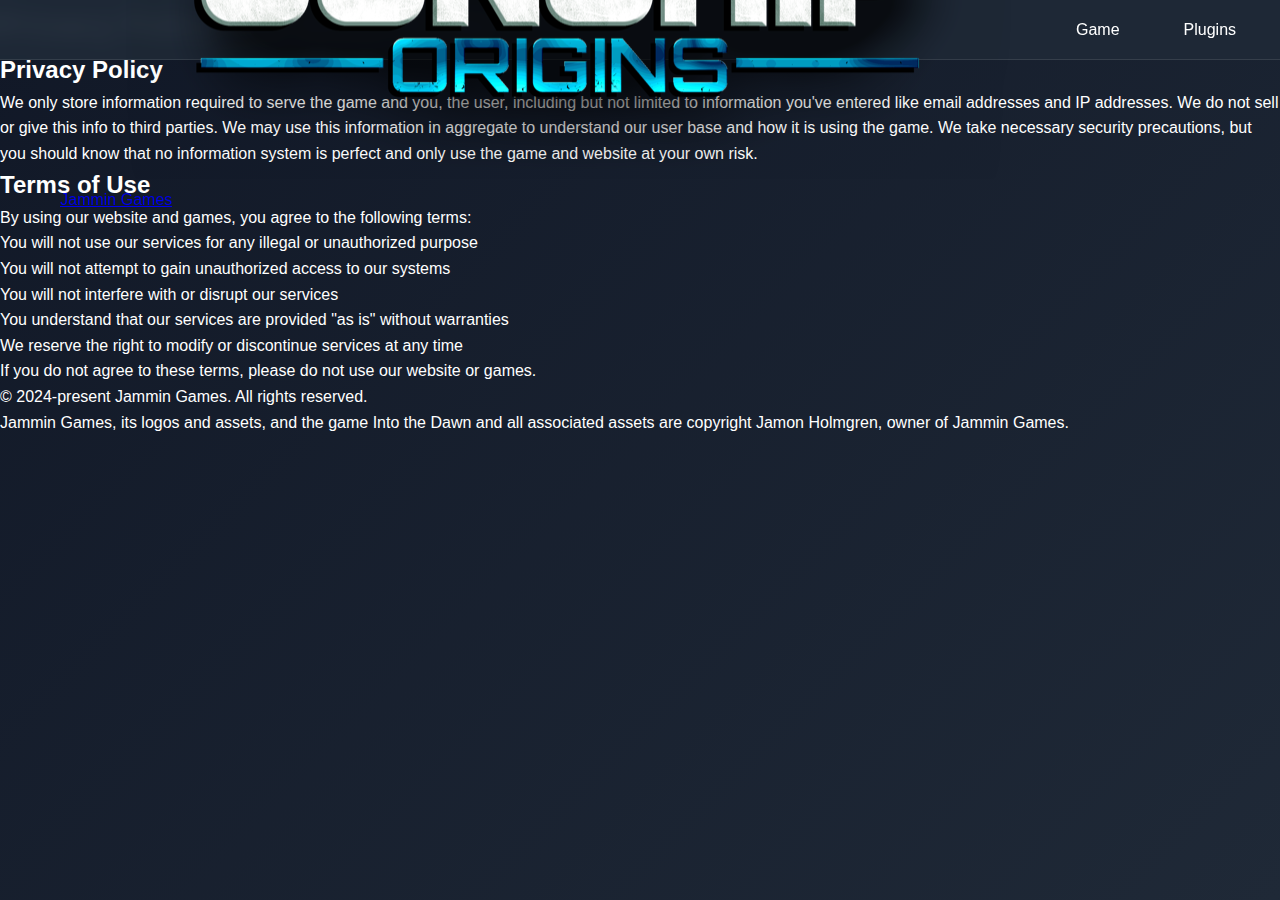
<file: privacy/index.html>
<!doctype html>
<html lang="en">
  <head>
    <meta charset="UTF-8" />
    <meta name="viewport" content="width=device-width, initial-scale=1.0" />
    <title>Privacy Policy and Terms of Use - Jammin Games</title>
    <link rel="canonical" href="https://jammin.games/privacy" />
    <meta
      name="description"
      content="Privacy Policy and Terms of Use for Jammin Games and Into the Dawn"
    />
    <link rel="stylesheet" href="../css/styles.css?v=20250321" />
  </head>
  <body>
    <nav class="nav-site">
      <div class="container nav-content nav-content--home">
        <a class="nav-brand" href="/"
          ><img
            class="nav-brand-logo"
            src="../assets/images/logo-gunship-origins.png"
            width="1000"
            height="333"
            alt=""
            decoding="async"
          />
          <span class="nav-brand-text">Jammin Games</span></a
        >
        <div class="nav-links nav-links--home">
          <a href="/into-the-dawn">Game</a>
          <a href="/godot-plugins">Plugins</a>
          <a href="/about">About</a>
          <a href="/faq">FAQ</a>
        </div>
        <div class="nav-right">
          <div class="social-icons" aria-label="Social links">
            <a
              href="https://x.com/jammingames"
              target="_blank"
              rel="noopener noreferrer"
              class="social-icon"
              aria-label="X"
              ><svg
                width="18"
                height="18"
                viewBox="0 0 24 24"
                fill="currentColor"
                aria-hidden="true"
              >
                <path
                  d="M18.244 2.25h3.308l-7.227 8.26 8.502 11.24H16.17l-5.214-6.817L4.99 21.75H1.68l7.73-8.835L1.254 2.25H8.08l4.713 6.231zm-1.161 17.52h1.833L7.084 4.126H5.117z"
                /></svg
            ></a>
            <a
              href="https://twitch.tv/jamonholmgren"
              target="_blank"
              rel="noopener noreferrer"
              class="social-icon"
              aria-label="Twitch"
              ><svg
                width="18"
                height="18"
                viewBox="0 0 24 24"
                fill="currentColor"
                aria-hidden="true"
              >
                <path
                  d="M11.571 4.714h1.715v5.143H11.57zm4.715 0H18v5.143h-1.714zM6 0L1.714 4.286v15.428h5.143V24l4.286-4.286h3.428L22.286 12V0H6zm14.571 11.143l-3.428 3.428h-3.429l-3 3v-3H6.857V1.714h13.714V11.143z"
                /></svg
            ></a>
            <a
              href="https://www.youtube.com/@JamminGameDev"
              target="_blank"
              rel="noopener noreferrer"
              class="social-icon"
              aria-label="YouTube"
              ><svg
                width="18"
                height="18"
                viewBox="0 0 24 24"
                fill="currentColor"
                aria-hidden="true"
              >
                <path
                  d="M23.498 6.186a2.93 2.93 0 0 0-2.063-2.075C19.55 3.5 12 3.5 12 3.5s-7.55 0-9.435.611A2.93 2.93 0 0 0 .502 6.186C0 8.07 0 12 0 12s0 3.93.502 5.814a2.93 2.93 0 0 0 2.063 2.075C4.45 20.5 12 20.5 12 20.5s7.55 0 9.435-.611a2.93 2.93 0 0 0 2.063-2.075C24 15.93 24 12 24 12s0-3.93-.502-5.814zM9.545 15.568V8.432L15.818 12l-6.273 3.568z"
                /></svg
            ></a>
            <a
              href="https://store.steampowered.com/app/4055780/Into_the_Dawn/"
              target="_blank"
              rel="noopener noreferrer"
              class="social-icon"
              aria-label="Steam"
              ><svg
                width="18"
                height="18"
                viewBox="0 0 24 24"
                fill="currentColor"
                aria-hidden="true"
              >
                <path
                  d="M11.979 0C5.678 0 .511 4.868.051 11.065l6.432 2.672a3.387 3.387 0 0 1 1.825-3.615l4.602-3.33c.14-.101.287-.19.439-.264L11.979 0z m0 11.862a3.138 3.138 0 1 0 0 6.276 3.138 3.138 0 0 0 0-6.276zm5.776 4.08l-2.223.92a3.397 3.397 0 0 1-1.673 2.05c.334.48.89.794 1.524.794a1.64 1.64 0 0 0 1.64-1.64c0-.555-.276-1.042-.684-1.124h-.002zm-6.48-4.08a2.4 2.4 0 1 1 0 4.8 2.4 2.4 0 0 1 0-4.8zM23.95 11.09a11.96 11.96 0 0 0-7.886-7.888l-.003 4.593a3.09 3.09 0 0 1 1.704 2.758v.008a3.096 3.096 0 0 1-3.09 3.09h-.01a3.093 3.093 0 0 1-2.784-1.768l-3.316 2.4a11.977 11.977 0 0 0 15.385-3.193z"
                /></svg
            ></a>
          </div>
          <a class="nav-contact-btn" href="/about">Contact</a>
        </div>
      </div>
    </nav>

    <main class="site-main prose-page">
      <h1>Privacy Policy and Terms of Use</h1>

      <div class="legal-content">
        <h2>Privacy Policy</h2>
        <p>
          We only store information required to serve the game and you, the
          user, including but not limited to information you've entered like
          email addresses and IP addresses. We do not sell or give this info to
          third parties. We may use this information in aggregate to understand
          our user base and how it is using the game. We take necessary security
          precautions, but you should know that no information system is perfect
          and only use the game and website at your own risk.
        </p>
      </div>

      <div class="legal-content">
        <h2>Terms of Use</h2>
        <p>By using our website and games, you agree to the following terms:</p>
        <ul>
          <li>
            You will not use our services for any illegal or unauthorized
            purpose
          </li>
          <li>
            You will not attempt to gain unauthorized access to our systems
          </li>
          <li>You will not interfere with or disrupt our services</li>
          <li>
            You understand that our services are provided "as is" without
            warranties
          </li>
          <li>
            We reserve the right to modify or discontinue services at any time
          </li>
        </ul>
        <p>
          If you do not agree to these terms, please do not use our website or
          games.
        </p>
      </div>

      <div class="copyright-notice">
        <p>
          © 2024-present Jammin Games. All rights reserved.<br />
          Jammin Games, its logos and assets, and the game Into the Dawn and all
          associated assets are copyright Jamon Holmgren, owner of Jammin Games.
        </p>
      </div>
    </main>
  </body>
</html>
</file>
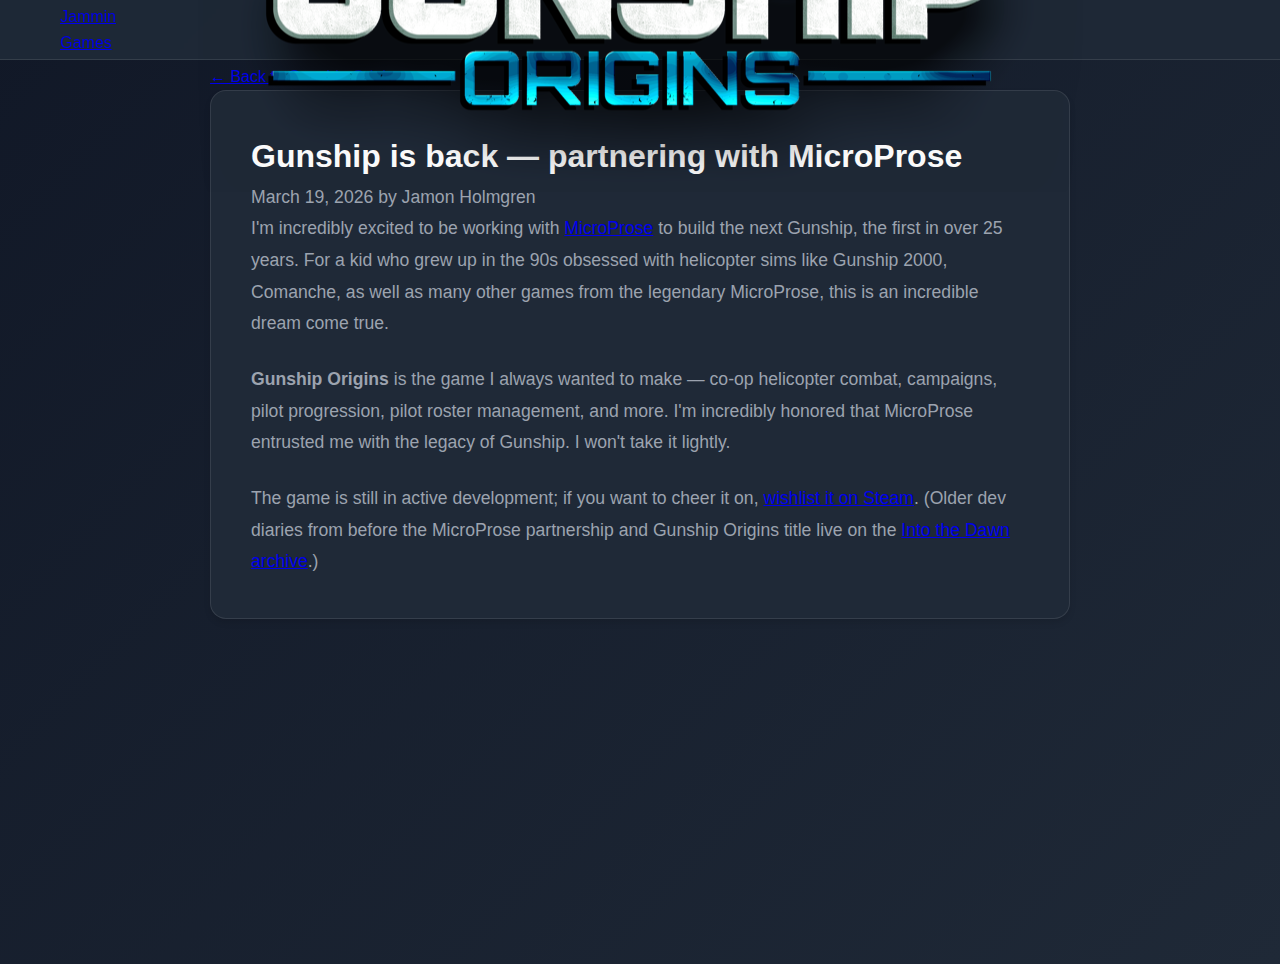
<file: gunship-origins/updates/gunship-is-back.html>
<!doctype html>
<html lang="en">
  <head>
    <meta charset="UTF-8" />
    <meta name="viewport" content="width=device-width, initial-scale=1.0" />
    <title>Gunship is back — partnering with MicroProse — Gunship Origins</title>
    <link
      rel="canonical"
      href="https://jammin.games/gunship-origins/updates/gunship-is-back.html"
    />
    <meta
      name="description"
      content="Gunship Origins partners with MicroProse to bring back the Gunship series — dev update from Jammin Games."
    />
    <link rel="stylesheet" href="../../css/styles.css?v=20250329" />
  </head>
  <body>
    <nav class="nav-site">
      <div class="container nav-content nav-content--home">
        <a class="nav-brand" href="/"
          ><span class="nav-brand-text">Jammin Games</span></a
        >
        <div class="nav-links nav-links--home">
          <a
            class="nav-game-logo-link"
            href="/gunship-origins"
            aria-label="Gunship Origins"
            ><img
              class="nav-game-logo"
              src="../../assets/images/logo-gunship-origins.png"
              width="1000"
              height="333"
              alt=""
              decoding="async"
          /></a>
          <a href="/godot-plugins">Plugins</a>
          <a href="/about">About</a>
          <a href="/faq">FAQ</a>
        </div>
        <div class="nav-right">
          <div class="social-icons" aria-label="Social links">
            <a
              href="https://x.com/jammingames"
              target="_blank"
              rel="noopener noreferrer"
              class="social-icon"
              aria-label="X"
              ><svg
                width="18"
                height="18"
                viewBox="0 0 24 24"
                fill="currentColor"
                aria-hidden="true"
              >
                <path
                  d="M18.244 2.25h3.308l-7.227 8.26 8.502 11.24H16.17l-5.214-6.817L4.99 21.75H1.68l7.73-8.835L1.254 2.25H8.08l4.713 6.231zm-1.161 17.52h1.833L7.084 4.126H5.117z"
                /></svg
            ></a>
            <a
              href="https://twitch.tv/jamonholmgren"
              target="_blank"
              rel="noopener noreferrer"
              class="social-icon"
              aria-label="Twitch"
              ><svg
                width="18"
                height="18"
                viewBox="0 0 24 24"
                fill="currentColor"
                aria-hidden="true"
              >
                <path
                  d="M11.571 4.714h1.715v5.143H11.57zm4.715 0H18v5.143h-1.714zM6 0L1.714 4.286v15.428h5.143V24l4.286-4.286h3.428L22.286 12V0H6zm14.571 11.143l-3.428 3.428h-3.429l-3 3v-3H6.857V1.714h13.714V11.143z"
                /></svg
            ></a>
            <a
              href="https://www.youtube.com/@JamminGameDev"
              target="_blank"
              rel="noopener noreferrer"
              class="social-icon"
              aria-label="YouTube"
              ><svg
                width="18"
                height="18"
                viewBox="0 0 24 24"
                fill="currentColor"
                aria-hidden="true"
              >
                <path
                  d="M23.498 6.186a2.93 2.93 0 0 0-2.063-2.075C19.55 3.5 12 3.5 12 3.5s-7.55 0-9.435.611A2.93 2.93 0 0 0 .502 6.186C0 8.07 0 12 0 12s0 3.93.502 5.814a2.93 2.93 0 0 0 2.063 2.075C4.45 20.5 12 20.5 12 20.5s7.55 0 9.435-.611a2.93 2.93 0 0 0 2.063-2.075C24 15.93 24 12 24 12s0-3.93-.502-5.814zM9.545 15.568V8.432L15.818 12l-6.273 3.568z"
                /></svg
            ></a>
            <a
              href="https://store.steampowered.com/app/4055780/"
              target="_blank"
              rel="noopener noreferrer"
              class="social-icon"
              aria-label="Steam"
              ><svg
                width="18"
                height="18"
                viewBox="0 0 24 24"
                fill="currentColor"
                aria-hidden="true"
              >
                <path
                  d="M11.979 0C5.678 0 .511 4.868.051 11.065l6.432 2.672a3.387 3.387 0 0 1 1.825-3.615l4.602-3.33c.14-.101.287-.19.439-.264L11.979 0z m0 11.862a3.138 3.138 0 1 0 0 6.276 3.138 3.138 0 0 0 0-6.276zm5.776 4.08l-2.223.92a3.397 3.397 0 0 1-1.673 2.05c.334.48.89.794 1.524.794a1.64 1.64 0 0 0 1.64-1.64c0-.555-.276-1.042-.684-1.124h-.002zm-6.48-4.08a2.4 2.4 0 1 1 0 4.8 2.4 2.4 0 0 1 0-4.8zM23.95 11.09a11.96 11.96 0 0 0-7.886-7.888l-.003 4.593a3.09 3.09 0 0 1 1.704 2.758v.008a3.096 3.096 0 0 1-3.09 3.09h-.01a3.093 3.093 0 0 1-2.784-1.768l-3.316 2.4a11.977 11.977 0 0 0 15.385-3.193z"
                /></svg
            ></a>
          </div>
          <a class="nav-contact-btn" href="/about">Contact</a>
        </div>
      </div>
    </nav>

    <main class="container news-section gunship-update-main">
      <p class="gunship-update-back">
        <a href="/gunship-origins">← Back to Gunship Origins</a>
      </p>
      <article class="news-item" id="microprose-partnership">
        <h1>Gunship is back — partnering with MicroProse</h1>
        <header>
          <p>
            <time datetime="2026-03-19">March 19, 2026</time>
            by Jamon Holmgren
          </p>
        </header>
        <p>
          I'm incredibly excited to be working with
          <a
            href="https://www.microprose.com/"
            target="_blank"
            rel="noopener noreferrer"
            >MicroProse</a
          >
          to build the next Gunship, the first in over 25 years. For a kid who
          grew up in the 90s obsessed with helicopter sims like Gunship 2000,
          Comanche, as well as many other games from the legendary MicroProse,
          this is an incredible dream come true.
        </p>
        <p>
          <strong>Gunship Origins</strong> is the game I always wanted to make —
          co-op helicopter combat, campaigns, pilot progression, pilot roster
          management, and more. I'm incredibly honored that MicroProse entrusted
          me with the legacy of Gunship. I won't take it lightly.
        </p>
        <p>
          The game is still in active development; if you want to cheer it on,
          <a
            href="https://store.steampowered.com/app/4055780/"
            target="_blank"
            rel="noopener noreferrer"
            >wishlist it on Steam</a
          >. (Older dev diaries from before the MicroProse partnership and
          Gunship Origins title live on the
          <a href="/into-the-dawn/">Into the Dawn archive</a>.)
        </p>
      </article>
    </main>
  </body>
</html>
</file>
<file: css/styles.css>
@import url("https://fonts.googleapis.com/css2?family=Lexend:wght@300;400&family=Unbounded:wght@200;300;400;500&display=swap");

:root {
  --primary-color: #ff6b00;
  --secondary-color: #004a7c;
  --background-color: #111827;
  --surface-color: #1f2937;
  --text-color: #ffffff;
  --text-secondary: #9ca3af;
  --nav-height: 60px;
  --container-width: 1200px;
  --gradient-primary: linear-gradient(135deg, #ff6b00, #ff8533);
  --gradient-dark: linear-gradient(135deg, #111827, #1f2937);
  --title-font: "Unbounded", cursive;
  --subtitle-font: "Lexend", sans-serif;
}

* {
  margin: 0;
  padding: 0;
  box-sizing: border-box;
}

body {
  font-family: -apple-system, BlinkMacSystemFont, "Segoe UI", Roboto, Oxygen,
    Ubuntu, Cantarell, sans-serif;
  background: var(--gradient-dark);
  color: var(--text-color);
  line-height: 1.6;
  min-height: 100vh;
}

.container {
  max-width: var(--container-width);
  margin: 0 auto;
  padding: 0 20px;
}

nav {
  position: fixed;
  top: 0;
  width: 100%;
  height: var(--nav-height);
  background-color: rgba(31, 41, 55, 0.95);
  backdrop-filter: blur(10px);
  border-bottom: 1px solid rgba(255, 255, 255, 0.1);
  z-index: 1000;
}

.nav-content {
  display: flex;
  justify-content: space-between;
  align-items: center;
  height: 100%;
}

.nav-links {
  display: flex;
  gap: 2rem;
}

.nav-links a {
  color: var(--text-color);
  text-decoration: none;
  font-weight: 500;
  transition: all 0.3s;
  padding: 0.5rem 1rem;
  border-radius: 4px;
}

.nav-links a:hover {
  color: var(--primary-color);
  background: rgba(255, 107, 0, 0.1);
}

.social-links {
  display: flex;
  gap: 1rem;
}

.social-links a {
  color: var(--text-secondary);
  text-decoration: none;
  transition: all 0.3s;
  padding: 0.5rem;
  border-radius: 4px;
}

.social-links a:hover {
  color: var(--text-color);
  background: rgba(255, 255, 255, 0.1);
}

.hero {
  position: relative;
  height: 100vh;
  width: 100%;
  overflow: hidden;
}

.hero::after {
  content: "";
  position: absolute;
  top: 0;
  left: 0;
  width: 100%;
  height: 100%;
  background: linear-gradient(
    0deg,
    rgba(17, 24, 39, 0.7),
    rgba(17, 24, 39, 0.3)
  );
  z-index: 1;
}

.hero video,
.hero img {
  position: absolute;
  top: 50%;
  left: 50%;
  min-width: 110%;
  min-height: 110%;
  transform: translate(-50%, -50%);
  object-fit: cover;
  animation: helicopter 20s ease-in-out infinite;
}

@keyframes helicopter {
  0% {
    /* center */
    transform: translate(-50%, -50%) scale(1.02);
  }
  12% {
    /* low left */
    transform: translate(-50.5%, -49.5%) scale(1.03);
  }
  25% {
    /* high center */
    transform: translate(-50%, -50.5%) scale(1.03);
  }
  38% {
    /* higher left */
    transform: translate(-50.5%, -51%) scale(1.02);
  }
  50% {
    /* center right */
    transform: translate(-49.5%, -50%) scale(1.01);
  }
  62% {
    /* lower right */
    transform: translate(-49.5%, -49.5%) scale(1.02);
  }
  75% {
    /* lower center */
    transform: translate(-50%, -51%) scale(1.03);
  }
  88% {
    /* low center */
    transform: translate(-50%, -49%) scale(1.03);
  }
  100% {
    /* center left */
    transform: translate(-50.5%, -50%) scale(1.02);
  }
}

.hero-content {
  position: relative;
  z-index: 2;
  height: 100%;
  display: flex;
  flex-direction: column;
  justify-content: center;
  align-items: center;
  text-align: center;
  padding: 0 20px;
}

.hero-content h1 {
  font-family: var(--title-font);
  font-size: 5.5rem;
  margin-bottom: 1.5rem;
  background: var(--gradient-primary);
  -webkit-background-clip: text;
  -webkit-text-fill-color: transparent;
  text-shadow: 0 2px 4px rgba(0, 0, 0, 0.1);
  font-weight: 300;
  letter-spacing: -1px;
}

.hero-content p {
  font-family: var(--subtitle-font);
  font-size: 1.3rem;
  color: var(--text-secondary);
  max-width: 600px;
  margin: 0 auto;
  font-weight: 300;
  letter-spacing: 1px;
  opacity: 0.9;
}

@keyframes float {
  0%,
  100% {
    transform: translateY(0px);
  }
  50% {
    transform: translateY(-10px);
  }
}

.plugin-grid {
  display: grid;
  grid-template-columns: repeat(auto-fit, minmax(300px, 1fr));
  gap: 2rem;
  padding: 2rem 0;
}

.plugins-header {
  margin: 120px 0 40px;
  text-align: center;
}

.plugins-header a {
  color: var(--primary-color);
  text-decoration: none;
  transition: all 0.3s;
  padding: 0.2rem 0.4rem;
  border-radius: 4px;
}

.plugins-header a:hover {
  background: rgba(255, 107, 0, 0.1);
  text-decoration: underline;
}

.plugin-card {
  background: var(--surface-color);
  border-radius: 12px;
  padding: 2rem;
  transition: all 0.3s;
  border: 1px solid rgba(255, 255, 255, 0.1);
  box-shadow: 0 4px 6px rgba(0, 0, 0, 0.1);
  display: flex;
  flex-direction: column;
  height: 100%;
}

.plugin-card:hover {
  transform: translateY(-5px);
  box-shadow: 0 8px 12px rgba(0, 0, 0, 0.2);
  border-color: rgba(255, 107, 0, 0.3);
}

.plugin-card img {
  width: 100%;
  height: 200px;
  object-fit: cover;
  border-radius: 8px;
  margin-bottom: 1rem;
}

.plugin-card h3 {
  color: var(--primary-color);
  margin-bottom: 1rem;
  display: flex;
  align-items: center;
  gap: 1rem;
}

.plugin-card h3 img {
  width: 32px;
  height: 32px;
  border-radius: 6px;
  margin: 0;
}

.plugin-card p {
  color: var(--text-secondary);
  margin-bottom: 1.5rem;
}

.plugin-description {
  flex-grow: 1;
}

.plugin-footer {
  margin-top: auto;
  display: flex;
  justify-content: space-between;
  align-items: center;
}

.plugin-links {
  display: flex;
  gap: 1rem;
}

.plugin-links a {
  color: var(--primary-color);
  text-decoration: none;
  font-size: 0.9rem;
}

.plugin-links a:hover {
  text-decoration: underline;
}

.status {
  display: inline-block;
  padding: 0.5rem 1rem;
  border-radius: 20px;
  font-size: 0.875rem;
  font-weight: 500;
  text-transform: uppercase;
  letter-spacing: 0.5px;
  text-decoration: none;
}

.status-development {
  background: var(--gradient-primary);
  color: var(--text-color);
}

.status-released {
  background: linear-gradient(135deg, #00b894, #00d1a7);
  color: var(--text-color);
}

.status-archived {
  background: linear-gradient(135deg, #636e72, #7a848a);
  color: var(--text-color);
}

@media (max-width: 768px) {
  nav {
    height: auto;
    padding: 0.5rem 0;
  }

  .nav-content {
    flex-direction: row;
    flex-wrap: wrap;
    justify-content: space-between;
    padding: 0;
    gap: 1rem;
  }

  .nav-links {
    order: 2;
    width: 100%;
    flex-direction: row;
    justify-content: center;
    flex-wrap: wrap;
    padding: 0.5rem 0;
  }

  .nav-links a {
    font-size: 0.9rem;
    padding: 0.4rem 0.8rem;
  }

  .social-links {
    order: 1;
  }

  .social-links a {
    font-size: 0.9rem;
    padding: 0.4rem;
  }

  .hero-content {
    padding: 0 1rem;
  }

  .hero-content h1 {
    font-size: 2.5rem;
  }

  .hero-content p {
    font-size: 1rem;
  }

  .plugin-grid {
    grid-template-columns: 1fr;
    gap: 1.5rem;
    padding: 1.5rem 1rem;
  }

  .plugin-card {
    padding: 1.5rem;
  }

  .status {
    padding: 0.4rem 0.8rem;
    font-size: 0.75rem;
  }
}

@media (max-width: 480px) {
  .hero-content h1 {
    font-size: 2rem;
  }

  .nav-links {
    gap: 0.5rem;
  }

  .nav-links a {
    padding: 0.3rem 0.6rem;
  }
}

/* About Page Styles */
.about-header {
  height: 60vh;
  position: relative;
  background: var(--surface-color);
  overflow: hidden;
  margin-top: var(--nav-height);
}

.about-header img {
  width: 100%;
  height: 100%;
  object-fit: cover;
  opacity: 0.8;
}

.about-header::after {
  content: "";
  position: absolute;
  bottom: 0;
  left: 0;
  width: 100%;
  height: 30%;
  background: linear-gradient(0deg, var(--surface-color) 0%, transparent 100%);
}

.about-content {
  margin: -100px auto 60px;
  position: relative;
  z-index: 2;
  max-width: 800px;
  padding: 0 20px;
}

.about-card {
  background: var(--surface-color);
  border-radius: 16px;
  padding: 40px;
  box-shadow: 0 4px 6px rgba(0, 0, 0, 0.1);
  border: 1px solid rgba(255, 255, 255, 0.1);
}

.about-intro {
  font-size: 1.5rem;
  line-height: 1.4;
  color: var(--text-color);
  margin-bottom: 2rem;
  font-weight: 300;
}

.about-section {
  margin: 2rem 0;
}

.about-section h2 {
  color: var(--primary-color);
  margin-bottom: 1rem;
  font-size: 1.8rem;
}

.about-section p {
  color: var(--text-secondary);
  margin-bottom: 1rem;
  line-height: 1.8;
}

.workspace-photo {
  margin: 2rem -40px;
  height: 400px;
}

.workspace-photo img {
  width: 100%;
  height: 100%;
  object-fit: cover;
  border-radius: 8px;
}

.tech-stack {
  display: flex;
  flex-wrap: wrap;
  gap: 1rem;
  margin: 1rem 0;
}

.tech-item {
  background: rgba(255, 255, 255, 0.1);
  padding: 0.5rem 1rem;
  border-radius: 20px;
  font-size: 0.9rem;
  color: var(--text-secondary);
}

@media (max-width: 768px) {
  .about-header {
    height: 40vh;
  }

  .about-content {
    margin-top: -50px;
  }

  .about-card {
    padding: 20px;
  }

  .workspace-photo {
    margin: 2rem -20px;
    height: 300px;
  }

  .about-intro {
    font-size: 1.2rem;
  }
}

.about-section a {
  color: var(--primary-color);
  text-decoration: none;
  transition: all 0.3s;
  padding: 0.1rem 0.3rem;
  border-radius: 4px;
  font-weight: 500;
  white-space: nowrap;
  position: relative;
}

.about-section a:hover {
  background: rgba(255, 107, 0, 0.1);
}

.about-section a::after {
  content: "";
  position: absolute;
  width: calc(100% - 0.6rem);
  height: 1px;
  bottom: 0;
  left: 0.3rem;
  background-color: var(--primary-color);
  transform: scaleX(0);
  transform-origin: left;
  transition: transform 0.3s ease;
}

.about-section a:hover::after {
  transform: scaleX(1);
}

/* News Section Styles */
.news-section {
  margin: 4rem auto;
  max-width: 900px;
}

.news-section h2 {
  text-align: center;
  margin-bottom: 3rem;
  font-family: var(--title-font);
  color: var(--primary-color);
  font-size: 2.5rem;
  font-weight: 300;
}

.news-item {
  background: var(--surface-color);
  border-radius: 16px;
  padding: 2.5rem;
  margin-bottom: 2rem;
  border: 1px solid rgba(255, 255, 255, 0.1);
  box-shadow: 0 4px 6px rgba(0, 0, 0, 0.1);
}

.news-item h3 {
  color: var(--text-color);
  font-family: var(--subtitle-font);
  font-size: 1.8rem;
  margin-bottom: 1.5rem;
  font-weight: 400;
}

.video-container {
  position: relative;
  width: 100%;
  padding-bottom: 56.25%; /* 16:9 Aspect Ratio */
  margin-bottom: 2rem;
}

.video-container iframe {
  position: absolute;
  top: 0;
  left: 0;
  width: 100%;
  height: 100%;
  border-radius: 8px;
  border: 1px solid rgba(255, 255, 255, 0.1);
}

.news-item p {
  color: var(--text-secondary);
  line-height: 1.8;
  margin-bottom: 1.5rem;
  font-size: 1.1rem;
}

.news-item p:last-child {
  margin-bottom: 0;
}

@media (max-width: 768px) {
  .news-section {
    margin: 3rem auto;
  }

  .news-section h2 {
    font-size: 2rem;
    margin-bottom: 2rem;
  }

  .news-item {
    padding: 1.5rem;
  }

  .news-item h3 {
    font-size: 1.5rem;
  }

  .news-item p {
    font-size: 1rem;
  }
}

.news-content {
  position: relative;
}

.expandable-content {
  overflow: hidden;
  transition: max-height 0.5s ease-in-out, opacity 0.5s ease-in-out;
}

.read-more-btn {
  display: inline-block;
  background: transparent;
  color: var(--primary-color);
  border: 1px solid var(--primary-color);
  padding: 0.5rem 1.5rem;
  border-radius: 20px;
  cursor: pointer;
  font-size: 0.9rem;
  margin-top: 1rem;
  transition: all 0.3s ease;
}

.read-more-btn:hover {
  background: var(--primary-color);
  color: var(--text-color);
}

.read-more-btn:focus {
  outline: none;
  box-shadow: 0 0 0 2px rgba(255, 107, 0, 0.3);
}

@media (max-width: 768px) {
  .read-more-btn {
    width: 100%;
    text-align: center;
  }
}
</file>
